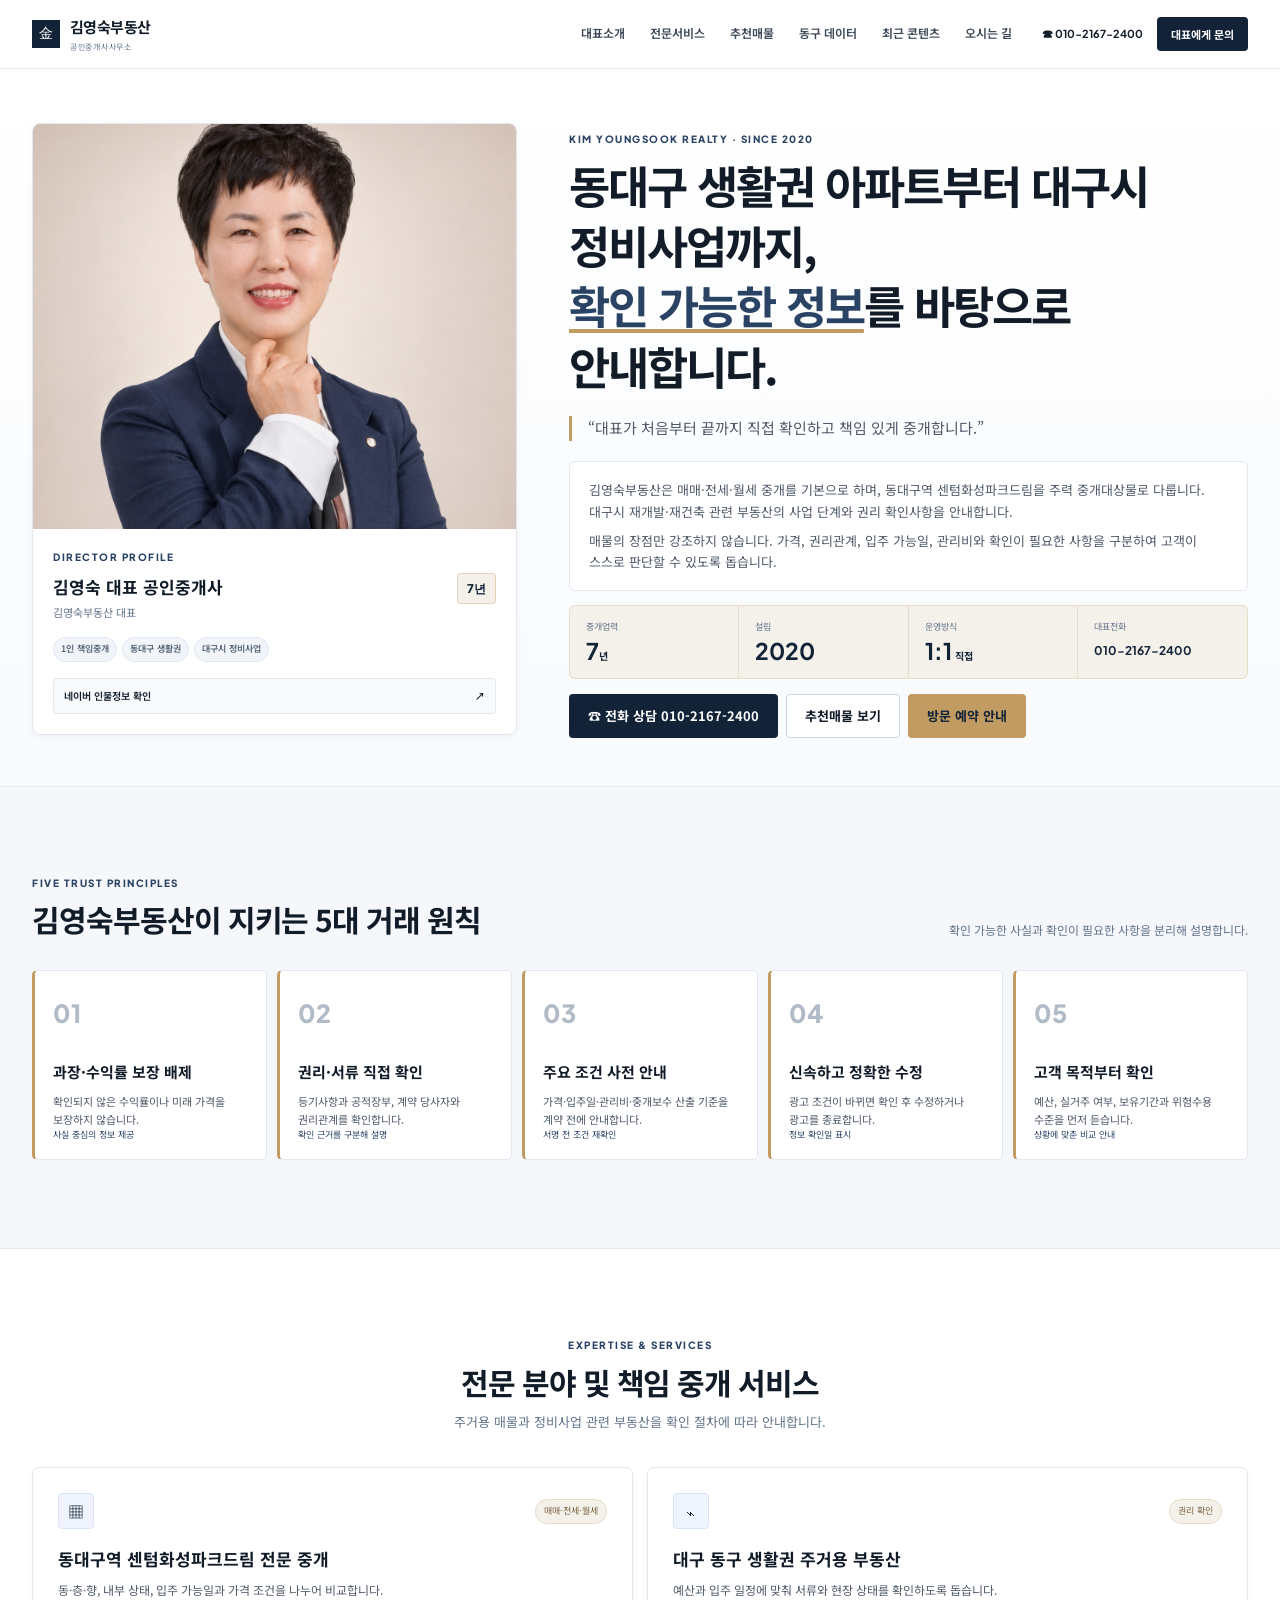
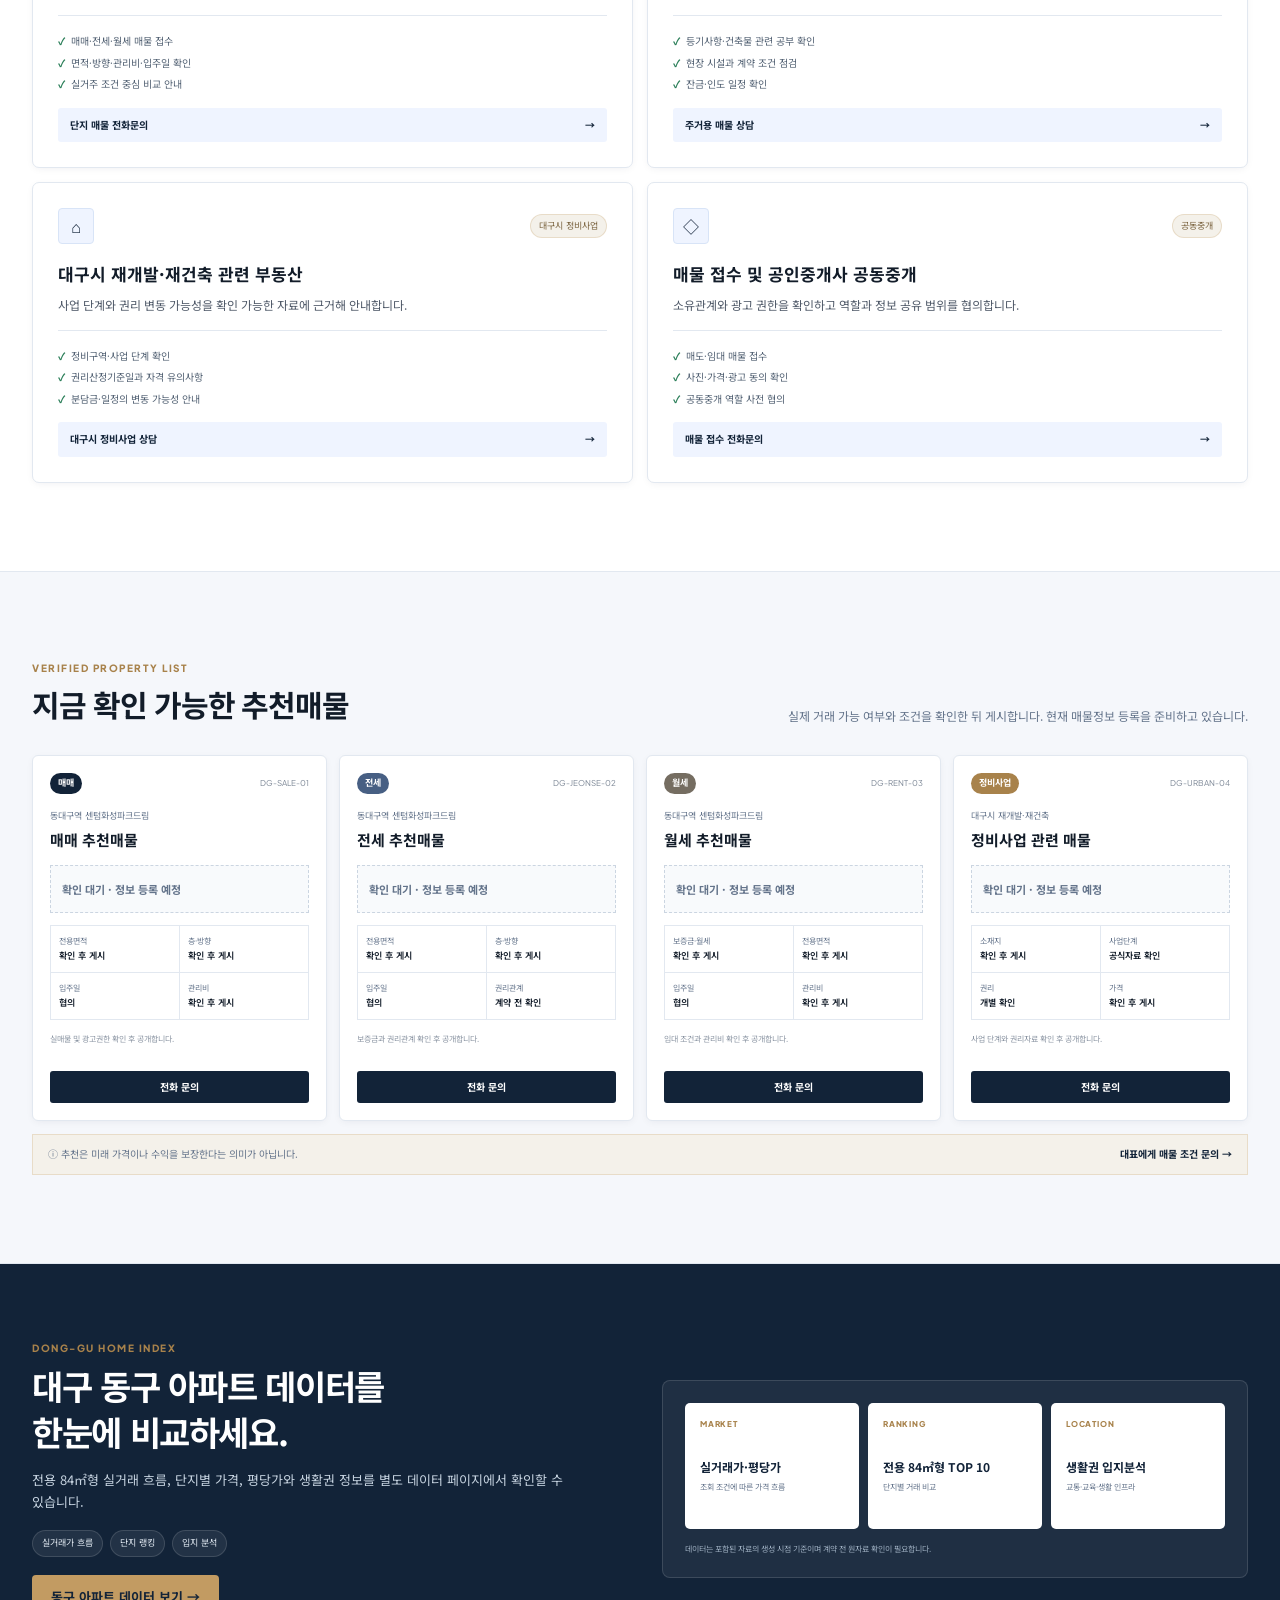
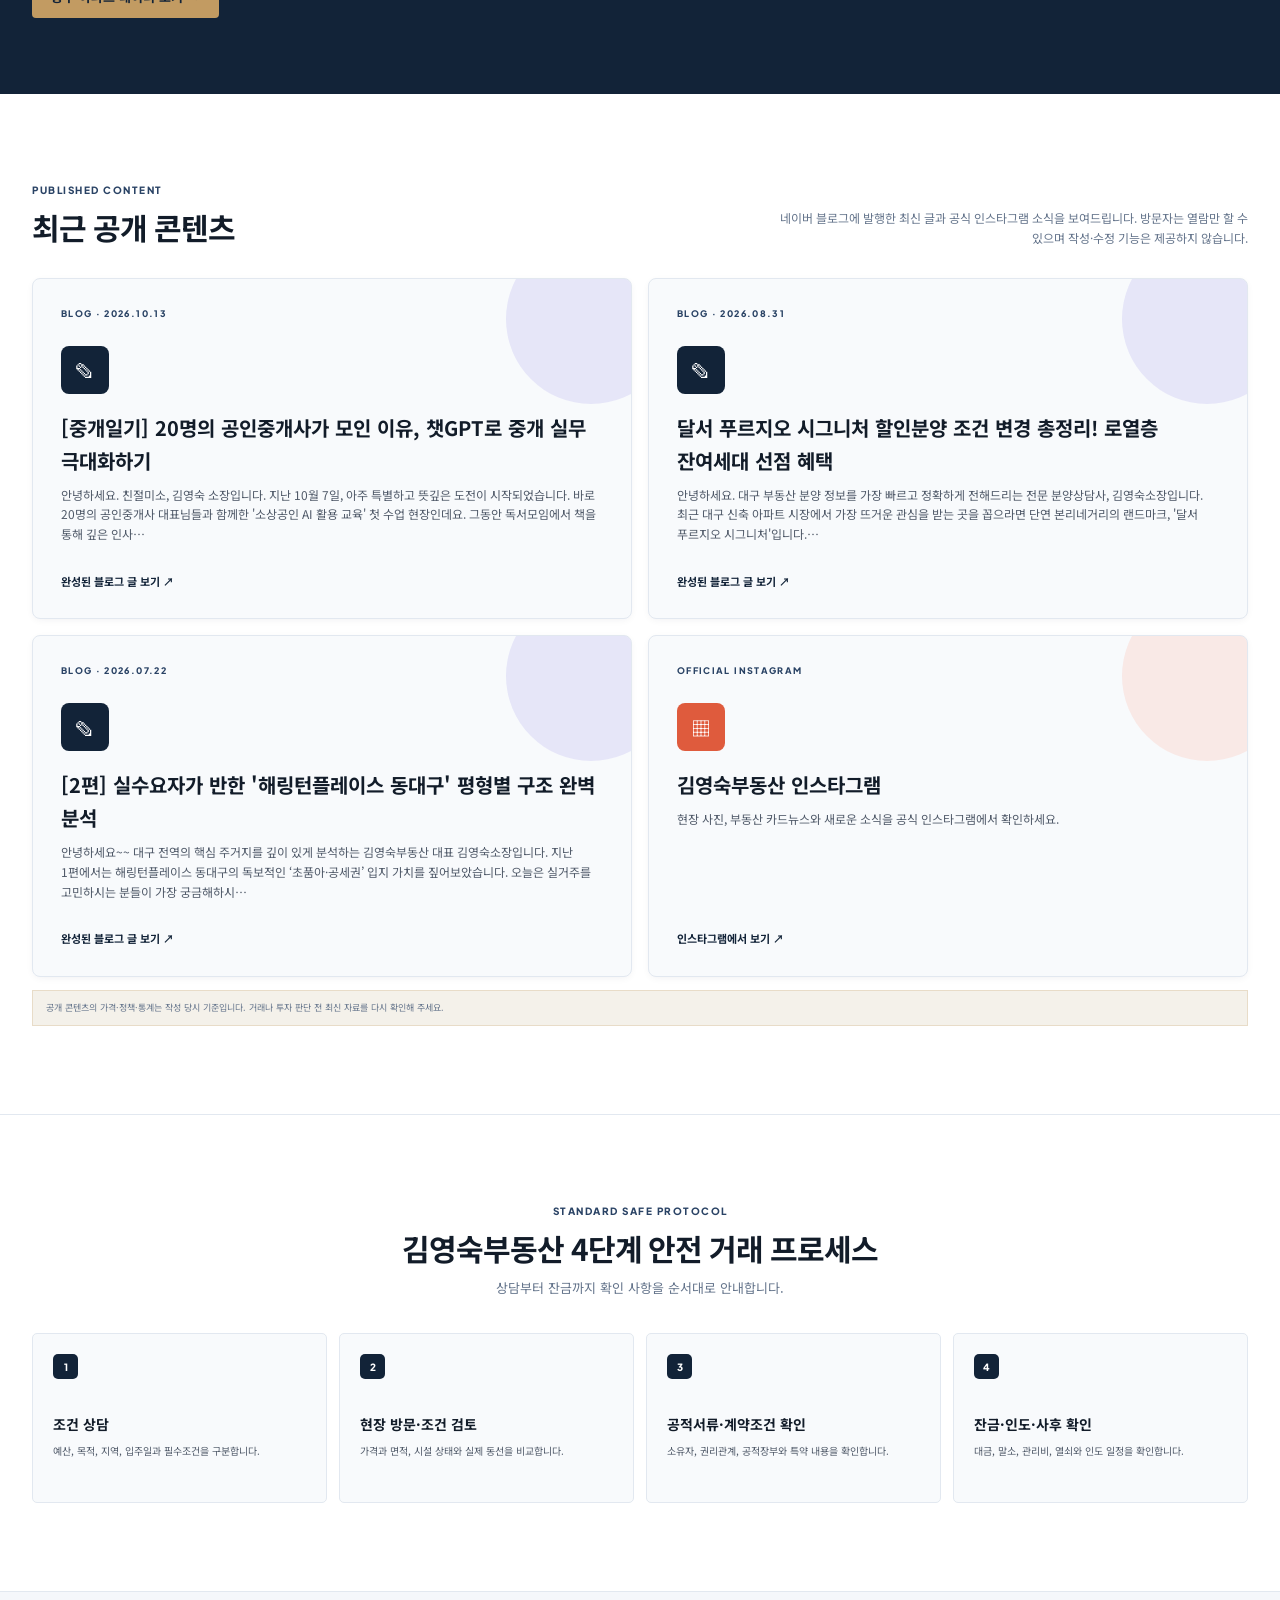
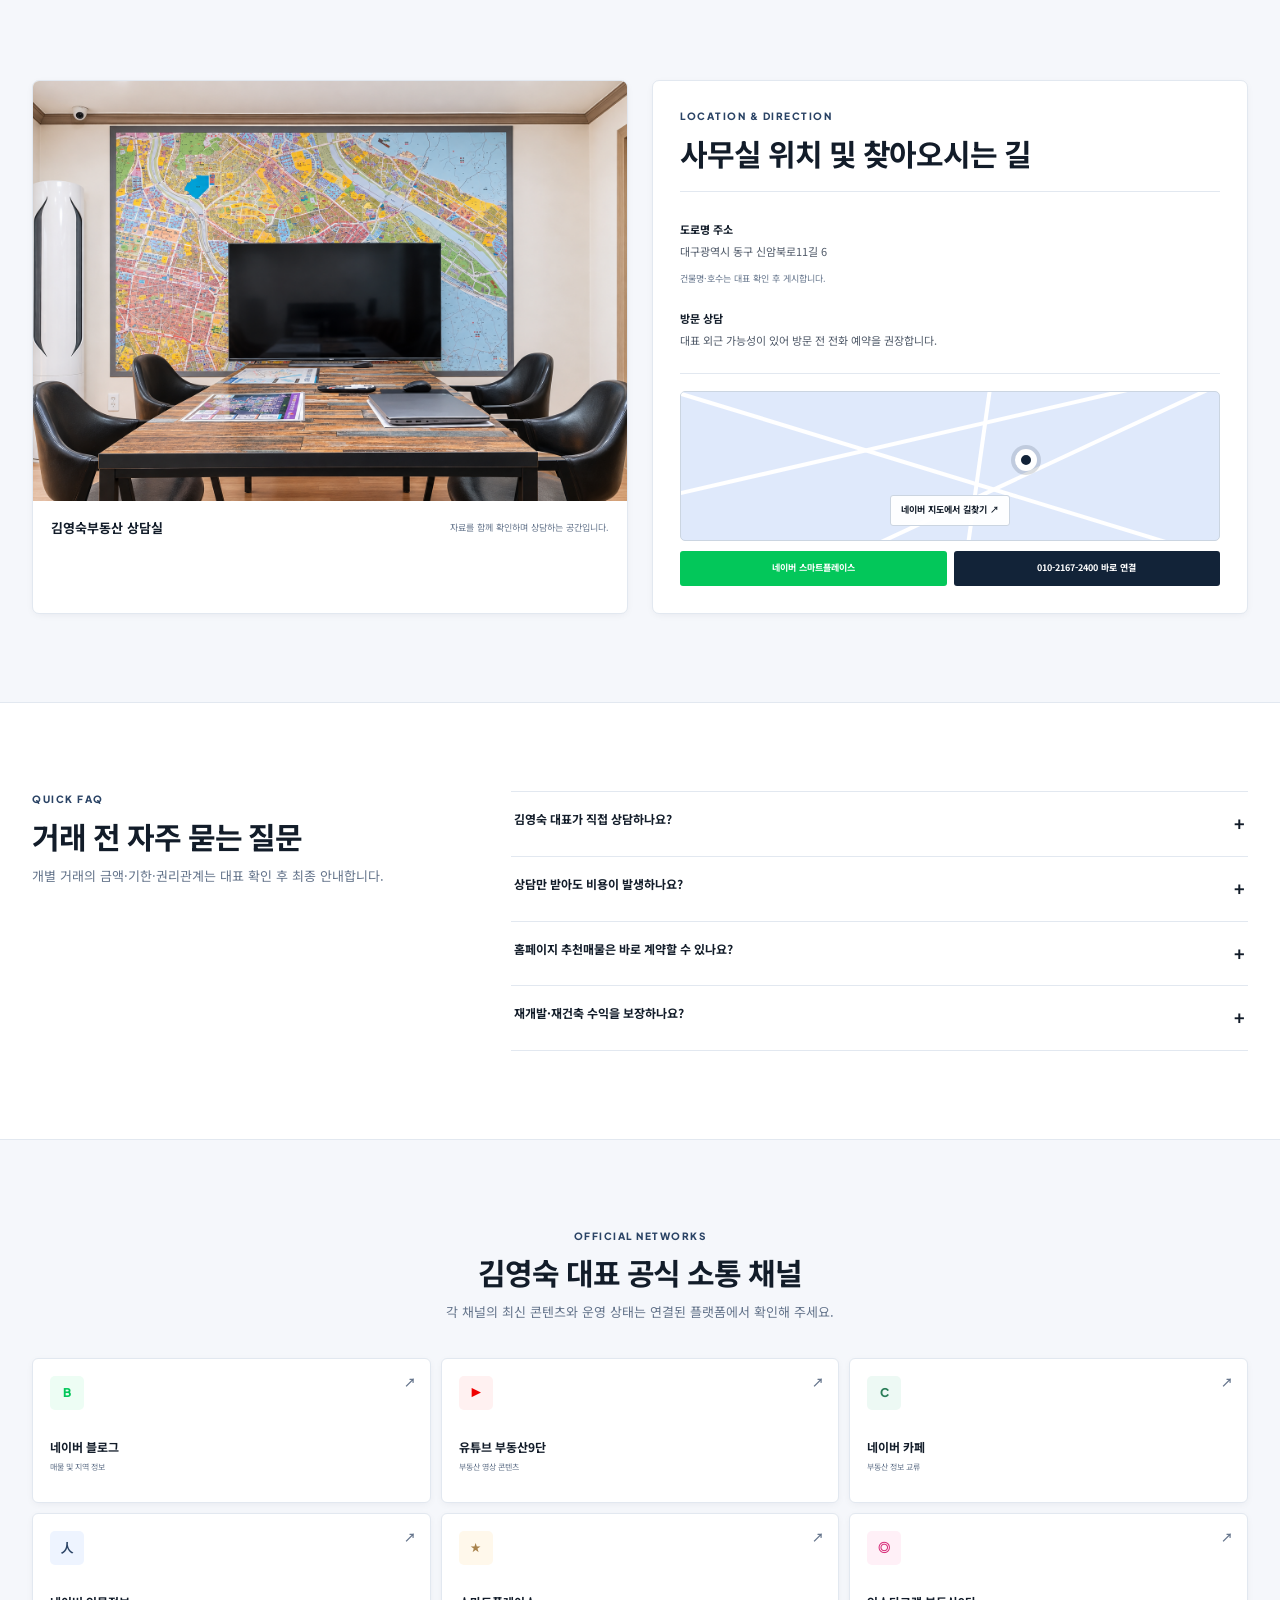
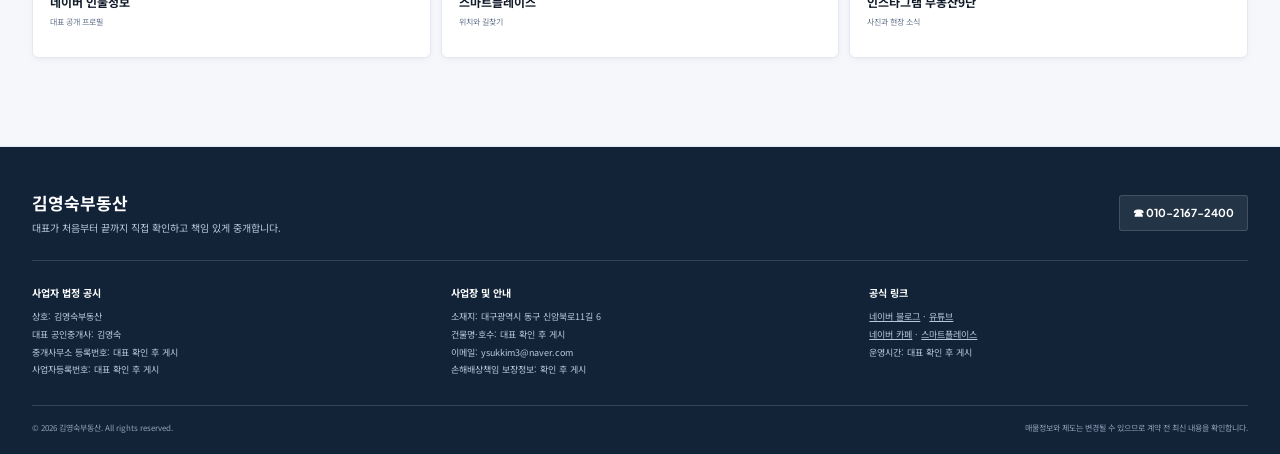
<file: index.html>
<!doctype html>
<html lang="ko">
<head>
  <meta charset="utf-8">
  <meta name="viewport" content="width=device-width,initial-scale=1">
  <meta name="theme-color" content="#122338">
  <meta name="description" content="동대구역 센텀화성파크드림 매매·전세·월세와 대구시 재개발·재건축 관련 부동산을 안내하는 김영숙부동산입니다.">
  <link rel="canonical" href="https://kim-youngsook-realty-2026.a01088860046.chatgpt.site">
  <meta property="og:type" content="website">
  <meta property="og:title" content="김영숙부동산 | 대표가 직접 확인하는 책임중개">
  <meta property="og:description" content="동대구 생활권 아파트부터 대구시 정비사업까지, 확인 가능한 정보를 바탕으로 안내합니다.">
  <meta property="og:url" content="https://kim-youngsook-realty-2026.a01088860046.chatgpt.site">
  <title>김영숙부동산 | 동대구·대구시 정비사업 책임중개</title>
  <link rel="preconnect" href="https://fonts.googleapis.com">
  <link rel="preconnect" href="https://fonts.gstatic.com" crossorigin>
  <link href="https://fonts.googleapis.com/css2?family=Noto+Sans+KR:wght@400;500;600;700;800&family=Plus+Jakarta+Sans:wght@600;700;800&display=swap" rel="stylesheet">
  <link rel="stylesheet" href="assets/styles.css">
</head>
<body>
  <a class="skip" href="#main">본문 바로가기</a>
  <header class="header">
    <div class="header-inner">
      <a class="brand" href="#top" aria-label="김영숙부동산 홈"><span class="brand-symbol">金</span><span class="brand-name"><strong>김영숙부동산</strong><small>공인중개사사무소</small></span></a>
      <button class="menu-toggle" type="button" aria-expanded="false" aria-controls="navigation"><i></i><i></i><i></i><span class="visually-hidden">메뉴 열기</span></button>
      <nav id="navigation" class="nav" aria-label="주요 메뉴"><a href="#representative">대표소개</a><a href="#services">전문서비스</a><a href="#listings">추천매물</a><a href="donggu-data/">동구 데이터</a><a href="#content">최근 콘텐츠</a><a href="#location">오시는 길</a></nav>
      <div class="header-actions"><a class="header-phone" href="tel:01021672400"><span aria-hidden="true">☎</span> 010-2167-2400</a><a class="button button-dark button-small" href="tel:01021672400">대표에게 문의</a></div>
    </div>
  </header>
  <main id="main">
    <section class="hero" id="top">
      <div class="container hero-grid">
        <aside class="profile-card reveal" id="representative">
          <div class="profile-photo"><img src="assets/kim-youngsook-profile-v1.png" alt="김영숙부동산 김영숙 대표 공인중개사" width="1024" height="1280"></div>
          <div class="profile-info"><p class="kicker">DIRECTOR PROFILE</p><div class="profile-title"><div><strong>김영숙 대표 공인중개사</strong><span>김영숙부동산 대표</span></div><em>7년</em></div><div class="tag-row"><span>1인 책임중개</span><span>동대구 생활권</span><span>대구시 정비사업</span></div><a class="profile-link" href="https://search.naver.com/search.naver?where=m&sm=mtb_etc&mra=bjky&pkid=1&os=33979946&qvt=0&query=%EA%B9%80%EC%98%81%EC%88%99" target="_blank" rel="noopener">네이버 인물정보 확인 <b>↗</b></a></div>
        </aside>
        <div class="hero-content reveal">
          <p class="eyebrow">KIM YOUNGSOOK REALTY · SINCE 2020</p>
          <h1>동대구 생활권 아파트부터 대구시 정비사업까지,<br><u>확인 가능한 정보</u>를 바탕으로 안내합니다.</h1>
          <blockquote>“대표가 처음부터 끝까지 직접 확인하고 책임 있게 중개합니다.”</blockquote>
          <div class="hero-intro"><p>김영숙부동산은 매매·전세·월세 중개를 기본으로 하며, 동대구역 센텀화성파크드림을 주력 중개대상물로 다룹니다. 대구시 재개발·재건축 관련 부동산의 사업 단계와 권리 확인사항을 안내합니다.</p><p>매물의 장점만 강조하지 않습니다. 가격, 권리관계, 입주 가능일, 관리비와 확인이 필요한 사항을 구분하여 고객이 스스로 판단할 수 있도록 돕습니다.</p></div>
          <div class="metric-row" aria-label="회사 주요 정보"><div><span>중개업력</span><strong>7<small>년</small></strong></div><div><span>설립</span><strong>2020</strong></div><div><span>운영방식</span><strong>1:1<small> 직접</small></strong></div><div><span>대표전화</span><strong class="metric-phone">010-2167-2400</strong></div></div>
          <div class="hero-actions"><a class="button button-dark" href="tel:01021672400">☎ 전화 상담 010-2167-2400</a><a class="button button-outline" href="#listings">추천매물 보기</a><a class="button button-gold" href="#location">방문 예약 안내</a></div>
        </div>
      </div>
    </section>
    <section class="section principles" id="principles">
      <div class="container"><div class="section-head reveal"><div><p class="eyebrow">FIVE TRUST PRINCIPLES</p><h2>김영숙부동산이 지키는 5대 거래 원칙</h2></div><p>확인 가능한 사실과 확인이 필요한 사항을 분리해 설명합니다.</p></div>
        <div class="principle-grid">
          <article class="principle-card reveal"><span>01</span><h3>과장·수익률 보장 배제</h3><p>확인되지 않은 수익률이나 미래 가격을 보장하지 않습니다.</p><small>사실 중심의 정보 제공</small></article>
          <article class="principle-card reveal"><span>02</span><h3>권리·서류 직접 확인</h3><p>등기사항과 공적장부, 계약 당사자와 권리관계를 확인합니다.</p><small>확인 근거를 구분해 설명</small></article>
          <article class="principle-card reveal"><span>03</span><h3>주요 조건 사전 안내</h3><p>가격·입주일·관리비·중개보수 산출 기준을 계약 전에 안내합니다.</p><small>서명 전 조건 재확인</small></article>
          <article class="principle-card reveal"><span>04</span><h3>신속하고 정확한 수정</h3><p>광고 조건이 바뀌면 확인 후 수정하거나 광고를 종료합니다.</p><small>정보 확인일 표시</small></article>
          <article class="principle-card reveal"><span>05</span><h3>고객 목적부터 확인</h3><p>예산, 실거주 여부, 보유기간과 위험수용 수준을 먼저 듣습니다.</p><small>상황에 맞춘 비교 안내</small></article>
        </div>
      </div>
    </section>
    <section class="section services" id="services">
      <div class="container"><div class="section-title center reveal"><p class="eyebrow">EXPERTISE & SERVICES</p><h2>전문 분야 및 책임 중개 서비스</h2><p>주거용 매물과 정비사업 관련 부동산을 확인 절차에 따라 안내합니다.</p></div>
        <div class="service-grid">
          <article class="service-card reveal"><div class="service-top"><span class="icon-box">▦</span><em>매매·전세·월세</em></div><h3>동대구역 센텀화성파크드림 전문 중개</h3><p>동·층·향, 내부 상태, 입주 가능일과 가격 조건을 나누어 비교합니다.</p><ul><li>매매·전세·월세 매물 접수</li><li>면적·방향·관리비·입주일 확인</li><li>실거주 조건 중심 비교 안내</li></ul><a href="tel:01021672400">단지 매물 전화문의 <b>→</b></a></article>
          <article class="service-card reveal"><div class="service-top"><span class="icon-box">⌁</span><em>권리 확인</em></div><h3>대구 동구 생활권 주거용 부동산</h3><p>예산과 입주 일정에 맞춰 서류와 현장 상태를 확인하도록 돕습니다.</p><ul><li>등기사항·건축물 관련 공부 확인</li><li>현장 시설과 계약 조건 점검</li><li>잔금·인도 일정 확인</li></ul><a href="tel:01021672400">주거용 매물 상담 <b>→</b></a></article>
          <article class="service-card reveal"><div class="service-top"><span class="icon-box">⌂</span><em>대구시 정비사업</em></div><h3>대구시 재개발·재건축 관련 부동산</h3><p>사업 단계와 권리 변동 가능성을 확인 가능한 자료에 근거해 안내합니다.</p><ul><li>정비구역·사업 단계 확인</li><li>권리산정기준일과 자격 유의사항</li><li>분담금·일정의 변동 가능성 안내</li></ul><a href="tel:01021672400">대구시 정비사업 상담 <b>→</b></a></article>
          <article class="service-card reveal"><div class="service-top"><span class="icon-box">◇</span><em>공동중개</em></div><h3>매물 접수 및 공인중개사 공동중개</h3><p>소유관계와 광고 권한을 확인하고 역할과 정보 공유 범위를 협의합니다.</p><ul><li>매도·임대 매물 접수</li><li>사진·가격·광고 동의 확인</li><li>공동중개 역할 사전 협의</li></ul><a href="tel:01021672400">매물 접수 전화문의 <b>→</b></a></article>
        </div>
      </div>
    </section>
    <section class="section listings" id="listings">
      <div class="container"><div class="section-head reveal"><div><p class="eyebrow gold">VERIFIED PROPERTY LIST</p><h2>지금 확인 가능한 추천매물</h2></div><p>실제 거래 가능 여부와 조건을 확인한 뒤 게시합니다. 현재 매물정보 등록을 준비하고 있습니다.</p></div>
        <div class="listing-grid">
          <article class="listing-card reveal"><div class="listing-head"><span class="badge navy">매매</span><code>DG-SALE-01</code></div><p class="listing-location">동대구역 센텀화성파크드림</p><h3>매매 추천매물</h3><strong class="pending">확인 대기 · 정보 등록 예정</strong><dl><div><dt>전용면적</dt><dd>확인 후 게시</dd></div><div><dt>층·방향</dt><dd>확인 후 게시</dd></div><div><dt>입주일</dt><dd>협의</dd></div><div><dt>관리비</dt><dd>확인 후 게시</dd></div></dl><small>실매물 및 광고권한 확인 후 공개합니다.</small><a href="tel:01021672400">전화 문의</a></article>
          <article class="listing-card reveal"><div class="listing-head"><span class="badge slate">전세</span><code>DG-JEONSE-02</code></div><p class="listing-location">동대구역 센텀화성파크드림</p><h3>전세 추천매물</h3><strong class="pending">확인 대기 · 정보 등록 예정</strong><dl><div><dt>전용면적</dt><dd>확인 후 게시</dd></div><div><dt>층·방향</dt><dd>확인 후 게시</dd></div><div><dt>입주일</dt><dd>협의</dd></div><div><dt>권리관계</dt><dd>계약 전 확인</dd></div></dl><small>보증금과 권리관계 확인 후 공개합니다.</small><a href="tel:01021672400">전화 문의</a></article>
          <article class="listing-card reveal"><div class="listing-head"><span class="badge stone">월세</span><code>DG-RENT-03</code></div><p class="listing-location">동대구역 센텀화성파크드림</p><h3>월세 추천매물</h3><strong class="pending">확인 대기 · 정보 등록 예정</strong><dl><div><dt>보증금·월세</dt><dd>확인 후 게시</dd></div><div><dt>전용면적</dt><dd>확인 후 게시</dd></div><div><dt>입주일</dt><dd>협의</dd></div><div><dt>관리비</dt><dd>확인 후 게시</dd></div></dl><small>임대 조건과 관리비 확인 후 공개합니다.</small><a href="tel:01021672400">전화 문의</a></article>
          <article class="listing-card reveal"><div class="listing-head"><span class="badge gold-badge">정비사업</span><code>DG-URBAN-04</code></div><p class="listing-location">대구시 재개발·재건축</p><h3>정비사업 관련 매물</h3><strong class="pending">확인 대기 · 정보 등록 예정</strong><dl><div><dt>소재지</dt><dd>확인 후 게시</dd></div><div><dt>사업단계</dt><dd>공식자료 확인</dd></div><div><dt>권리</dt><dd>개별 확인</dd></div><div><dt>가격</dt><dd>확인 후 게시</dd></div></dl><small>사업 단계와 권리자료 확인 후 공개합니다.</small><a href="tel:01021672400">전화 문의</a></article>
        </div><div class="notice-bar"><span>ⓘ 추천은 미래 가격이나 수익을 보장한다는 의미가 아닙니다.</span><a href="tel:01021672400">대표에게 매물 조건 문의 →</a></div>
      </div>
    </section>
    <section class="data-feature">
      <div class="container data-feature-grid">
        <div class="data-feature-copy reveal">
          <p class="eyebrow gold">DONG-GU HOME INDEX</p>
          <h2>대구 동구 아파트 데이터를<br>한눈에 비교하세요.</h2>
          <p>전용 84㎡형 실거래 흐름, 단지별 가격, 평당가와 생활권 정보를 별도 데이터 페이지에서 확인할 수 있습니다.</p>
          <div class="data-feature-tags"><span>실거래가 흐름</span><span>단지 랭킹</span><span>입지 분석</span></div>
          <a class="button button-gold" href="donggu-data/">동구 아파트 데이터 보기 →</a>
        </div>
        <div class="data-feature-panel reveal" aria-label="동구 아파트 데이터 주요 기능">
          <div><small>MARKET</small><strong>실거래가·평당가</strong><span>조회 조건에 따른 가격 흐름</span></div>
          <div><small>RANKING</small><strong>전용 84㎡형 TOP 10</strong><span>단지별 거래 비교</span></div>
          <div><small>LOCATION</small><strong>생활권 입지분석</strong><span>교통·교육·생활 인프라</span></div>
          <p>데이터는 포함된 자료의 생성 시점 기준이며 계약 전 원자료 확인이 필요합니다.</p>
        </div>
      </div>
    </section>
    <section class="section content-tools" id="content">
      <div class="container">
        <div class="section-head reveal"><div><p class="eyebrow">PUBLISHED CONTENT</p><h2>최근 공개 콘텐츠</h2></div><p>네이버 블로그에 발행한 최신 글과 공식 인스타그램 소식을 보여드립니다. 방문자는 열람만 할 수 있으며 작성·수정 기능은 제공하지 않습니다.</p></div>
        <div class="tool-grid">
          <a class="tool-card blog-tool reveal" data-blog-post href="https://blog.naver.com/ysukkim33/224440046540" target="_blank" rel="noopener noreferrer">
            <span class="tool-label">BLOG · 2026.10.13</span>
            <div class="tool-icon">✎</div>
            <h3>[중개일기] 20명의 공인중개사가 모인 이유</h3>
            <p>챗GPT로 중개 실무를 극대화하는 방법을 다룬 김영숙부동산의 공개 블로그 글입니다.</p>
            <strong>완성된 블로그 글 보기 ↗</strong>
          </a>
          <a class="tool-card blog-tool reveal" data-blog-post href="https://blog.naver.com/ysukkim33/224396381420" target="_blank" rel="noopener noreferrer">
            <span class="tool-label">BLOG · 2026.08.31</span>
            <div class="tool-icon">✎</div>
            <h3>달서 푸르지오 시그니처 할인분양 조건 변경 총정리</h3>
            <p>로열층 잔여세대와 분양 조건을 정리한 김영숙부동산의 공개 블로그 글입니다.</p>
            <strong>완성된 블로그 글 보기 ↗</strong>
          </a>
          <a class="tool-card blog-tool reveal" data-blog-post href="https://blog.naver.com/ysukkim33/224354484238" target="_blank" rel="noopener noreferrer">
            <span class="tool-label">BLOG · 2026.07.22</span>
            <div class="tool-icon">✎</div>
            <h3>해링턴플레이스 동대구 평형별 구조 분석</h3>
            <p>실수요자 관점에서 평형별 구조를 살펴본 김영숙부동산의 공개 블로그 글입니다.</p>
            <strong>완성된 블로그 글 보기 ↗</strong>
          </a>
          <a class="tool-card cardnews-tool reveal" href="https://www.instagram.com/budongsan9dan" target="_blank" rel="noopener noreferrer">
            <span class="tool-label">OFFICIAL INSTAGRAM</span>
            <div class="tool-icon">▦</div>
            <h3>김영숙부동산 인스타그램</h3>
            <p>현장 사진, 부동산 카드뉴스와 새로운 소식을 공식 인스타그램에서 확인하세요.</p>
            <strong>인스타그램에서 보기 ↗</strong>
          </a>
        </div>
        <p class="tool-note">공개 콘텐츠의 가격·정책·통계는 작성 당시 기준입니다. 거래나 투자 판단 전 최신 자료를 다시 확인해 주세요.</p>
      </div>
    </section>
    <section class="section process" id="process">
      <div class="container"><div class="section-title center reveal"><p class="eyebrow">STANDARD SAFE PROTOCOL</p><h2>김영숙부동산 4단계 안전 거래 프로세스</h2><p>상담부터 잔금까지 확인 사항을 순서대로 안내합니다.</p></div>
        <ol class="process-grid"><li class="reveal"><span>1</span><h3>조건 상담</h3><p>예산, 목적, 지역, 입주일과 필수조건을 구분합니다.</p></li><li class="reveal"><span>2</span><h3>현장 방문·조건 검토</h3><p>가격과 면적, 시설 상태와 실제 동선을 비교합니다.</p></li><li class="reveal"><span>3</span><h3>공적서류·계약조건 확인</h3><p>소유자, 권리관계, 공적장부와 특약 내용을 확인합니다.</p></li><li class="reveal"><span>4</span><h3>잔금·인도·사후 확인</h3><p>대금, 말소, 관리비, 열쇠와 인도 일정을 확인합니다.</p></li></ol>
      </div>
    </section>
    <section class="section location" id="location">
      <div class="container location-grid"><figure class="office-card reveal"><img src="assets/office-interior-v1.png" alt="김영숙부동산 상담실 내부와 대형 지역 지도" width="1536" height="1024"><figcaption><span>김영숙부동산 상담실</span><small>자료를 함께 확인하며 상담하는 공간입니다.</small></figcaption></figure>
        <article class="location-card reveal"><p class="eyebrow">LOCATION & DIRECTION</p><h2>사무실 위치 및 찾아오시는 길</h2><div class="address-list"><div><b>도로명 주소</b><p>대구광역시 동구 신암북로11길 6</p><small>건물명·호수는 대표 확인 후 게시합니다.</small></div><div><b>방문 상담</b><p>대표 외근 가능성이 있어 방문 전 전화 예약을 권장합니다.</p></div></div><div class="map-box"><div class="roads" aria-hidden="true"><i></i><i></i><i></i><i></i></div><span class="pin" aria-hidden="true"></span><a href="https://naver.me/Gubwcke5" target="_blank" rel="noopener">네이버 지도에서 길찾기 ↗</a></div><div class="location-actions"><a class="naver" href="https://naver.me/Gubwcke5" target="_blank" rel="noopener">네이버 스마트플레이스</a><a class="call" href="tel:01021672400">010-2167-2400 바로 연결</a></div></article>
      </div>
    </section>
    <section class="section faq" id="faq"><div class="container faq-grid"><div class="section-title reveal"><p class="eyebrow">QUICK FAQ</p><h2>거래 전 자주 묻는 질문</h2><p>개별 거래의 금액·기한·권리관계는 대표 확인 후 최종 안내합니다.</p></div><div class="faq-list reveal"><details><summary>김영숙 대표가 직접 상담하나요?<span>+</span></summary><p>네. 상담, 현장 안내, 조건 조율, 계약과 잔금 일정 확인을 대표가 직접 담당합니다.</p></details><details><summary>상담만 받아도 비용이 발생하나요?<span>+</span></summary><p>일반 전화·방문 상담과 매물 안내는 무료를 기본으로 합니다. 별도 서류 발급비 등이 예상되면 사전에 안내합니다.</p></details><details><summary>홈페이지 추천매물은 바로 계약할 수 있나요?<span>+</span></summary><p>광고만으로 계약 가능성이 보장되지는 않습니다. 문의 시 거래 가능 여부와 조건을 다시 확인합니다.</p></details><details><summary>재개발·재건축 수익을 보장하나요?<span>+</span></summary><p>보장하지 않습니다. 사업 지연, 분담금, 자격, 정책과 시장가격 변동 가능성을 함께 확인해야 합니다.</p></details></div></div></section>
    <section class="section channels"><div class="container"><div class="section-title center reveal"><p class="eyebrow">OFFICIAL NETWORKS</p><h2>김영숙 대표 공식 소통 채널</h2><p>각 채널의 최신 콘텐츠와 운영 상태는 연결된 플랫폼에서 확인해 주세요.</p></div><div class="channel-grid reveal"><a href="https://blog.naver.com/ysukkim33" target="_blank" rel="noopener"><span class="channel-icon green">B</span><strong>네이버 블로그</strong><small>매물 및 지역 정보</small><b>↗</b></a><a href="https://www.youtube.com/@%EB%B6%80%EB%8F%99%EC%82%B09%EB%8B%A8" target="_blank" rel="noopener"><span class="channel-icon red">▶</span><strong>유튜브 부동산9단</strong><small>부동산 영상 콘텐츠</small><b>↗</b></a><a href="https://cafe.naver.com/ysukkim33" target="_blank" rel="noopener"><span class="channel-icon mint">C</span><strong>네이버 카페</strong><small>부동산 정보 교류</small><b>↗</b></a><a href="https://search.naver.com/search.naver?where=m&sm=mtb_etc&mra=bjky&pkid=1&os=33979946&qvt=0&query=%EA%B9%80%EC%98%81%EC%88%99" target="_blank" rel="noopener"><span class="channel-icon blue">人</span><strong>네이버 인물정보</strong><small>대표 공개 프로필</small><b>↗</b></a><a href="https://naver.me/Gubwcke5" target="_blank" rel="noopener"><span class="channel-icon amber">★</span><strong>스마트플레이스</strong><small>위치와 길찾기</small><b>↗</b></a><a href="https://www.instagram.com/budongsan9dan" target="_blank" rel="noopener"><span class="channel-icon instagram">◎</span><strong>인스타그램 부동산9단</strong><small>사진과 현장 소식</small><b>↗</b></a></div></div></section>
  </main>
  <footer class="footer"><div class="container"><div class="footer-top"><div><strong>김영숙부동산</strong><p>대표가 처음부터 끝까지 직접 확인하고 책임 있게 중개합니다.</p></div><a href="tel:01021672400">☎ 010-2167-2400</a></div><div class="footer-grid"><div><h3>사업자 법정 공시</h3><p>상호: 김영숙부동산</p><p>대표 공인중개사: 김영숙</p><p>중개사무소 등록번호: 대표 확인 후 게시</p><p>사업자등록번호: 대표 확인 후 게시</p></div><div><h3>사업장 및 안내</h3><p>소재지: 대구광역시 동구 신암북로11길 6</p><p>건물명·호수: 대표 확인 후 게시</p><p>이메일: ysukkim3@naver.com</p><p>손해배상책임 보장정보: 확인 후 게시</p></div><div><h3>공식 링크</h3><p><a href="https://blog.naver.com/ysukkim33">네이버 블로그</a> · <a href="https://www.youtube.com/@%EB%B6%80%EB%8F%99%EC%82%B09%EB%8B%A8">유튜브</a></p><p><a href="https://cafe.naver.com/ysukkim33">네이버 카페</a> · <a href="https://naver.me/Gubwcke5">스마트플레이스</a></p><p>운영시간: 대표 확인 후 게시</p></div></div><div class="footer-bottom"><p>© 2026 김영숙부동산. All rights reserved.</p><p>매물정보와 제도는 변경될 수 있으므로 계약 전 최신 내용을 확인합니다.</p></div></div></footer>
  <div class="mobile-call"><a href="tel:01021672400"><span>대표에게 바로 전화</span><strong>010-2167-2400</strong></a></div>
  <script src="assets/script.js"></script>
</body>
</html>
</file>
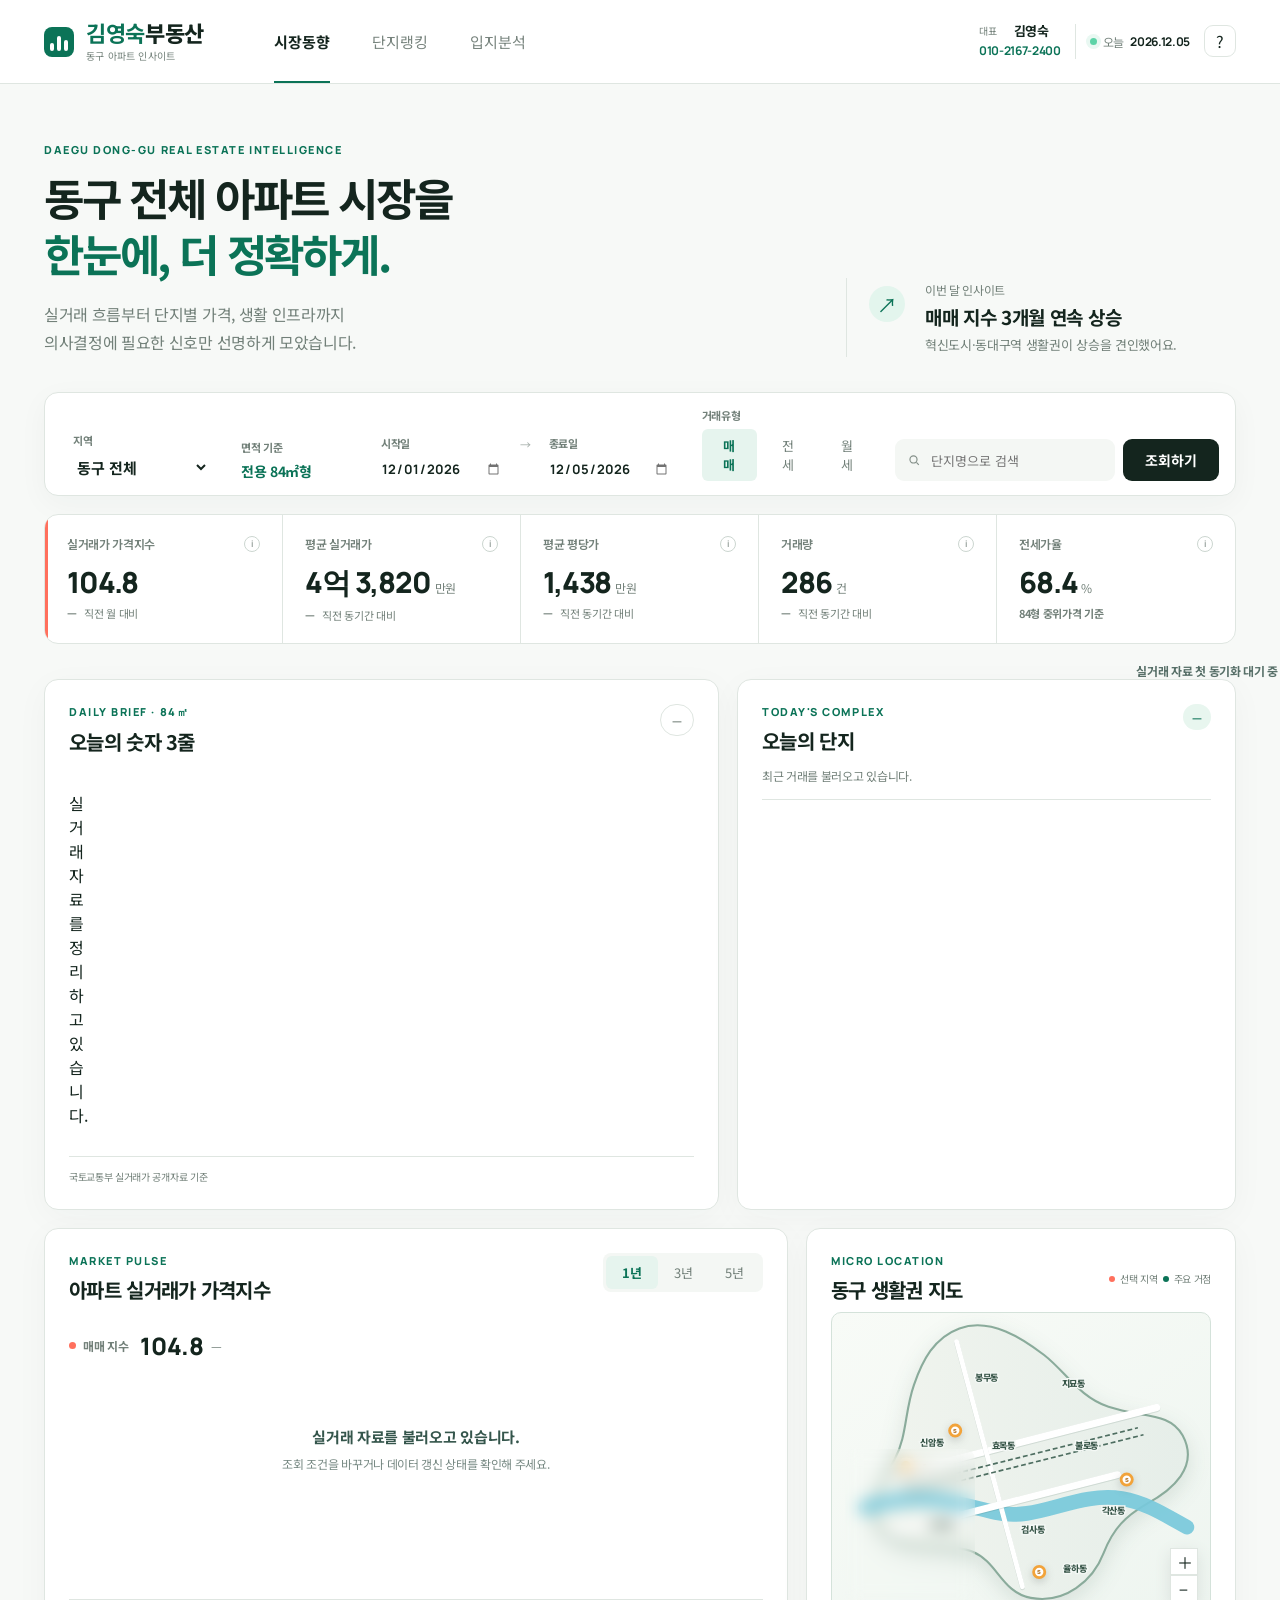
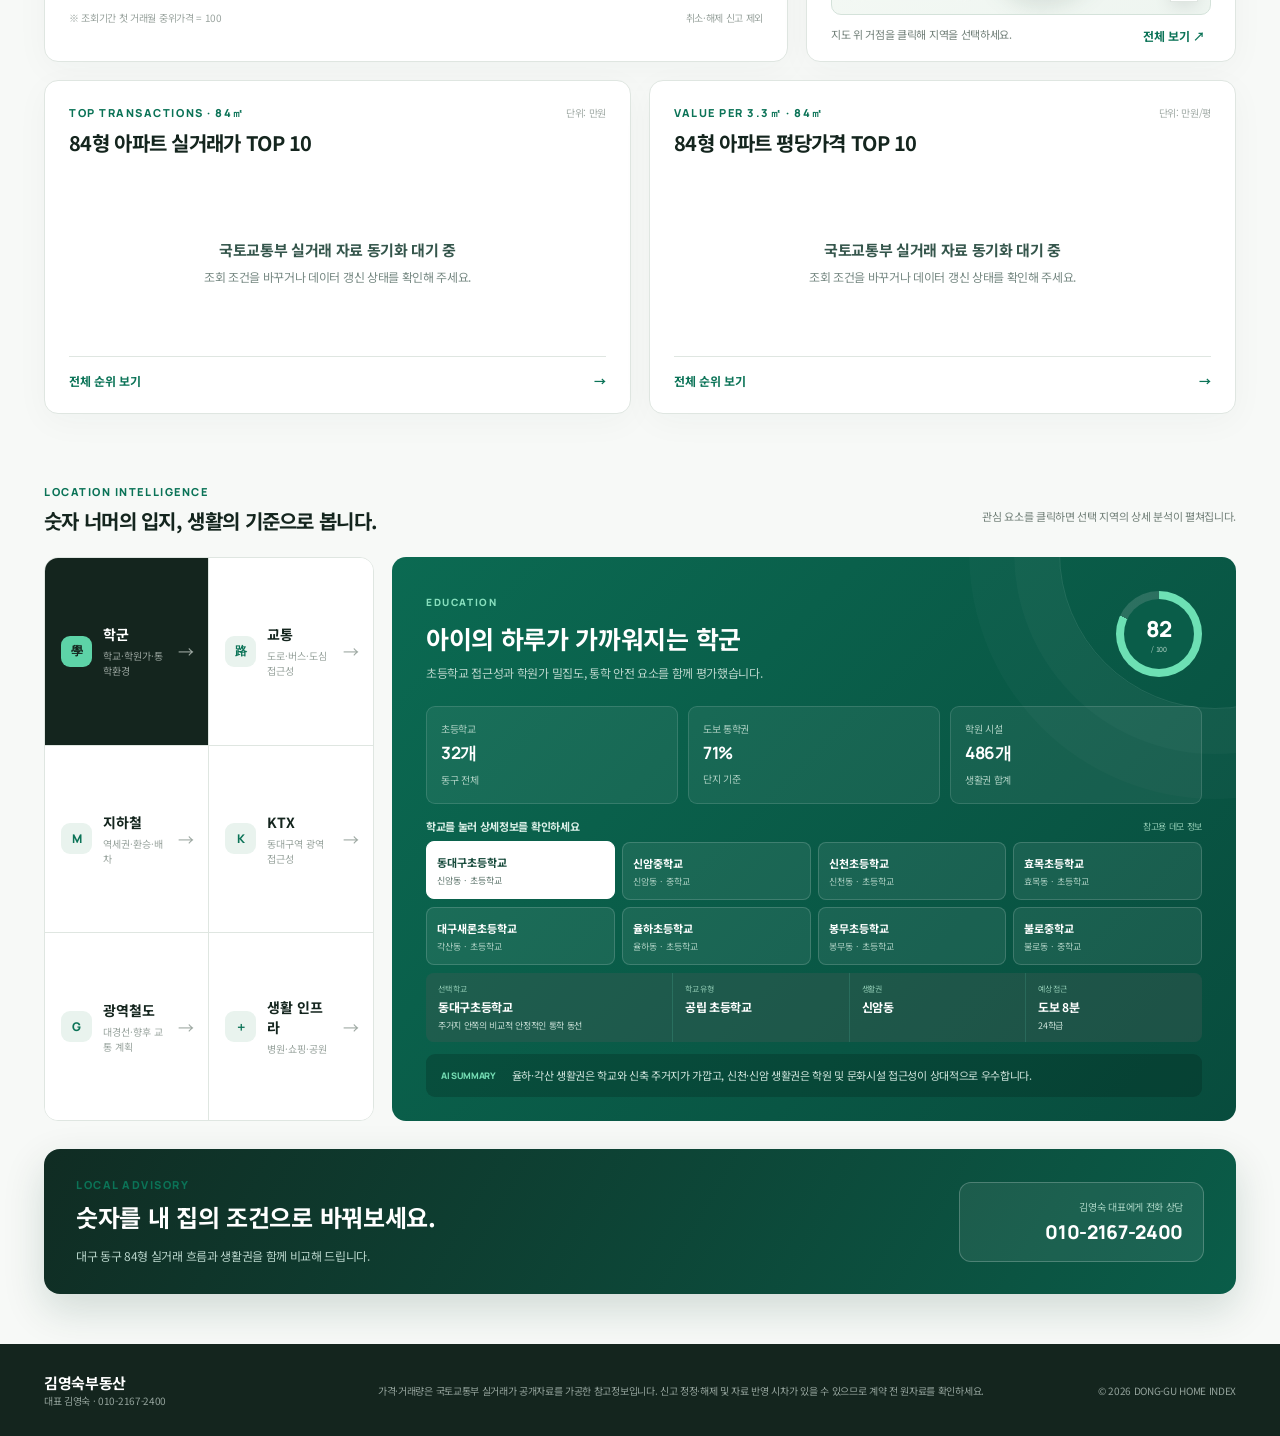
<file: donggu-data/index.html>
<!doctype html>
<html lang="ko">
<head>
  <meta charset="utf-8" />
  <meta name="viewport" content="width=device-width, initial-scale=1" />
  <meta name="description" content="대구 동구 아파트 실거래가, 평당가, 입지분석을 한눈에 보는 데이터 대시보드" />
  <title>김영숙부동산 | 대구 동구 아파트 데이터</title>
  <link rel="preconnect" href="https://fonts.googleapis.com">
  <link rel="preconnect" href="https://fonts.gstatic.com" crossorigin>
  <link href="https://fonts.googleapis.com/css2?family=Manrope:wght@500;600;700;800&family=Noto+Sans+KR:wght@400;500;600;700;800&display=swap" rel="stylesheet">
  <link rel="stylesheet" href="styles.css?v=20261029-2" />
</head>
<body>
  <div class="app-shell">
    <header class="topbar">
      <a class="brand" href="../" aria-label="김영숙부동산 홈페이지로 돌아가기">
        <span class="brand-mark" aria-hidden="true"><i></i><i></i><i></i></span>
        <span><strong><b>김영숙</b>부동산</strong><small>동구 아파트 인사이트</small></span>
      </a>
      <nav class="main-nav" aria-label="주요 메뉴">
        <button class="nav-link active" data-scroll="market">시장동향</button>
        <button class="nav-link" data-scroll="ranking">단지랭킹</button>
        <button class="nav-link" data-scroll="location">입지분석</button>
      </nav>
      <div class="top-actions">
        <div class="broker-profile">
          <span>대표</span><b>김영숙</b>
          <a href="tel:01021672400" aria-label="김영숙부동산 전화 010-2167-2400">010-2167-2400</a>
        </div>
        <span class="data-state"><i></i> 오늘 <b id="todayDate">—</b></span>
        <button class="icon-button" id="helpButton" aria-label="데이터 안내">?</button>
      </div>
    </header>

    <main id="top">
      <section class="hero-row">
        <div>
          <p class="eyebrow">DAEGU DONG-GU REAL ESTATE INTELLIGENCE</p>
          <h1><span id="heroRegion">동구 전체</span> 아파트 시장을<br><em>한눈에, 더 정확하게.</em></h1>
          <p class="hero-copy">실거래 흐름부터 단지별 가격, 생활 인프라까지<br>의사결정에 필요한 신호만 선명하게 모았습니다.</p>
        </div>
        <div class="quick-insight">
          <div class="spark-icon">↗</div>
          <p>이번 달 인사이트</p>
          <strong id="heroInsight">매매 지수 3개월 연속 상승</strong>
          <span id="heroInsightSub">혁신도시·동대구역 생활권이 상승을 견인했어요.</span>
        </div>
      </section>

      <section class="filter-bar" aria-label="조회 조건">
        <label class="filter-field">
          <span>지역</span>
          <select id="regionSelect">
            <option value="전체">동구 전체</option>
            <option>신천동</option><option>신암동</option><option>효목동</option>
            <option>봉무동</option><option>불로동</option><option>각산동</option>
            <option>율하동</option><option>지묘동</option><option>검사동</option>
          </select>
        </label>
        <div class="filter-field area-fixed" aria-label="면적 기준 전용 84제곱미터형">
          <span>면적 기준</span>
          <strong>전용 84㎡형</strong>
        </div>
        <label class="filter-field date-field">
          <span>시작일</span>
          <input type="date" id="startDate" aria-label="조회 시작일" />
        </label>
        <span class="date-separator" aria-hidden="true">→</span>
        <label class="filter-field date-field">
          <span>종료일</span>
          <input type="date" id="endDate" aria-label="조회 종료일" />
        </label>
        <div class="filter-field grow">
          <span>거래유형</span>
          <div class="segment-control" id="dealType">
            <button class="active" data-type="매매">매매</button>
            <button data-type="전세">전세</button>
            <button data-type="월세">월세</button>
          </div>
        </div>
        <label class="search-field">
          <span class="sr-only">아파트 검색</span>
          <svg viewBox="0 0 24 24" aria-hidden="true"><circle cx="11" cy="11" r="6"></circle><path d="m16 16 4 4"></path></svg>
          <input id="searchInput" placeholder="단지명으로 검색" />
        </label>
        <button class="primary-button" id="applyButton">조회하기</button>
      </section>

      <section class="metric-strip" id="market">
        <article class="metric active">
          <div><span>실거래가 가격지수</span><button class="mini-info" data-tip="기준 시점 대비 실거래 가격 흐름을 지수화한 값입니다.">i</button></div>
          <strong id="indexValue">104.8</strong>
          <p><b id="indexChange">—</b> 직전 월 대비</p>
        </article>
        <article class="metric">
          <div><span>평균 실거래가</span><button class="mini-info" data-tip="선택 조건의 전용면적 84㎡형 거래 평균입니다.">i</button></div>
          <strong id="avgPrice">4억 3,820</strong><small>만원</small>
          <p><b id="avgChange">—</b> 직전 동기간 대비</p>
        </article>
        <article class="metric">
          <div><span>평균 평당가</span><button class="mini-info" data-tip="실거래가를 계약면적 기준 3.3㎡로 환산한 참고 지표입니다.">i</button></div>
          <strong id="pyeongPrice">1,438</strong><small>만원</small>
          <p><b id="pyeongChange">—</b> 직전 동기간 대비</p>
        </article>
        <article class="metric">
          <div><span>거래량</span><button class="mini-info" data-tip="신고 취소 건을 제외한 선택 월의 거래 건수입니다.">i</button></div>
          <strong id="dealCount">286</strong><small>건</small>
          <p><b id="dealChange">—</b> 직전 동기간 대비</p>
        </article>
        <article class="metric">
          <div><span>전세가율</span><button class="mini-info" data-tip="매매가 대비 전세가 비율입니다.">i</button></div>
          <strong id="jeonseRate">68.4</strong><small>%</small>
          <p><b id="jeonseNote">84형 중위가격 기준</b></p>
        </article>
      </section>
      <p class="data-freshness" id="dataFreshness">국토교통부 실거래 자료를 확인하고 있습니다…</p>
      <p class="review-notice" id="reviewNotice" hidden></p>

      <section class="daily-grid" id="dailyBrief">
        <article class="card daily-summary-card">
          <div class="card-head"><div><p class="card-kicker">DAILY BRIEF · 84㎡</p><h2>오늘의 숫자 3줄</h2></div><span class="report-date" id="reportDate">—</span></div>
          <ol class="brief-list" id="briefList"><li>실거래 자료를 정리하고 있습니다.</li></ol>
          <p class="source-note" id="briefSource">국토교통부 실거래가 공개자료 기준</p>
        </article>
        <article class="card featured-complex-card">
          <div class="card-head"><div><p class="card-kicker">TODAY'S COMPLEX</p><h2 id="featuredComplexName">오늘의 단지</h2></div><span class="status-pill" id="featuredComplexCount">—</span></div>
          <p class="complex-meta" id="featuredComplexMeta">최근 거래를 불러오고 있습니다.</p>
          <div class="recent-table" id="recentDeals"></div>
        </article>
      </section>

      <section class="dashboard-grid main-grid">
        <article class="card trend-card">
          <div class="card-head">
            <div>
              <p class="card-kicker">MARKET PULSE</p>
              <h2>아파트 실거래가 가격지수</h2>
            </div>
            <div class="period-control" id="periodControl">
              <button class="active" data-period="1">1년</button><button data-period="3">3년</button><button data-period="5">5년</button>
            </div>
          </div>
          <div class="chart-summary"><span class="legend-dot coral"></span><b id="chartModeLabel">매매 지수</b><strong id="chartSummary">104.8</strong><span id="chartChange">—</span></div>
          <div class="line-chart" id="lineChart" aria-label="가격지수 추이 차트"></div>
          <div class="chart-foot"><span>※ 조회기간 첫 거래월 중위가격 = 100</span><span>취소·해제 신고 제외</span></div>
        </article>

        <article class="card map-card">
          <div class="card-head map-head">
            <div><p class="card-kicker">MICRO LOCATION</p><h2>동구 생활권 지도</h2></div>
            <div class="map-legend"><i></i> 선택 지역 <i></i> 주요 거점</div>
          </div>
          <div class="map-wrap">
            <svg class="donggu-map" viewBox="0 0 520 430" role="img" aria-label="대구 동구 주요 동과 생활 인프라 지도">
              <defs>
                <filter id="shadow"><feDropShadow dx="0" dy="8" stdDeviation="8" flood-opacity=".12"/></filter>
                <linearGradient id="land" x1="0" x2="1"><stop stop-color="#f0f4ee"/><stop offset="1" stop-color="#e6eee9"/></linearGradient>
              </defs>
              <path class="map-shape" d="M172 22c45-16 91 15 121 38 31 24 50 60 92 74 48 16 87 7 106 41 24 45-15 78-52 98-29 17-47 34-61 70-15 39-55 73-104 64-42-8-47-51-83-66-38-15-103 3-131-33-24-31 5-72 20-100 17-32 14-68 27-105 12-35 29-68 65-81Z" fill="url(#land)"/>
              <path class="river" d="M38 278c83-25 125-7 186 7 59 14 114-30 180-20 34 6 59 22 93 41"/>
              <path class="road road-1" d="M88 229 454 135"/><path class="road road-2" d="M168 41 262 391"/><path class="road road-3" d="m74 314 324-83"/>
              <g class="rail"><path d="M92 248 427 164"/><path d="m100 258 335-84"/></g>
              <g class="map-labels">
                <text x="194" y="97">봉무동</text><text x="318" y="105">지묘동</text><text x="116" y="190">신암동</text>
                <text x="218" y="194">효목동</text><text x="337" y="194">불로동</text><text x="129" y="307">신천동</text>
                <text x="260" y="314">검사동</text><text x="375" y="287">각산동</text><text x="320" y="370">율하동</text>
              </g>
              <g class="map-pins">
                <button class="map-pin hub" data-region="신천동" aria-label="동대구역"><circle cx="147" cy="266" r="13"/><path d="m142 265 5-5 5 5m-5-5v12"/><text x="165" y="271">동대구역</text></button>
                <button class="map-pin" data-region="각산동" aria-label="각산동"><circle cx="390" cy="260" r="9"/><text x="405" y="264">혁신도시</text></button>
                <button class="map-pin" data-region="율하동" aria-label="율하동"><circle cx="307" cy="345" r="9"/><text x="322" y="349">율하역</text></button>
                <button class="map-pin" data-region="봉무동" aria-label="봉무동"><circle cx="223" cy="77" r="9"/><text x="238" y="81">이시아폴리스</text></button>
              </g>
              <g class="school-map-pins" aria-label="주요 학교">
                <g class="school-map-pin" role="button" tabindex="0" data-school="동대구초등학교"><circle cx="123" cy="218" r="8"/><text x="123" y="221">S</text></g>
                <g class="school-map-pin" role="button" tabindex="0" data-school="신암중학교"><circle cx="166" cy="168" r="8"/><text x="166" y="171">S</text></g>
                <g class="school-map-pin" role="button" tabindex="0" data-school="대구새론초등학교"><circle cx="411" cy="238" r="8"/><text x="411" y="241">S</text></g>
                <g class="school-map-pin" role="button" tabindex="0" data-school="율하초등학교"><circle cx="286" cy="370" r="8"/><text x="286" y="373">S</text></g>
              </g>
            </svg>
            <div class="map-stats">
              <span>선택 생활권</span><b id="mapRegion">동구 전체</b>
              <div><em>교통</em><strong id="mapTransit">A</strong></div>
              <div><em>교육</em><strong id="mapSchool">B+</strong></div>
              <div><em>생활</em><strong id="mapLife">A−</strong></div>
            </div>
            <div class="map-zoom"><button aria-label="확대">＋</button><button aria-label="축소">−</button></div>
          </div>
          <div class="map-bottom"><span>지도 위 거점을 클릭해 지역을 선택하세요.</span><button id="resetMap">전체 보기 ↗</button></div>
        </article>
      </section>

      <section class="dashboard-grid rank-grid" id="ranking">
        <article class="card ranking-card">
          <div class="card-head">
            <div><p class="card-kicker">TOP TRANSACTIONS · 84㎡</p><h2>84형 아파트 실거래가 TOP 10</h2></div>
            <span class="unit">단위: 만원</span>
          </div>
          <div id="priceRanking" class="ranking-list"></div>
          <button class="text-button" data-expand="price">전체 순위 보기 <span>→</span></button>
        </article>
        <article class="card ranking-card">
          <div class="card-head">
            <div><p class="card-kicker">VALUE PER 3.3㎡ · 84㎡</p><h2>84형 아파트 평당가격 TOP 10</h2></div>
            <span class="unit">단위: 만원/평</span>
          </div>
          <div id="pyeongRanking" class="ranking-list"></div>
          <button class="text-button" data-expand="pyeong">전체 순위 보기 <span>→</span></button>
        </article>
      </section>

      <section class="location-section" id="location">
        <div class="section-title">
          <div><p class="card-kicker">LOCATION INTELLIGENCE</p><h2>숫자 너머의 입지, 생활의 기준으로 봅니다.</h2></div>
          <p>관심 요소를 클릭하면 선택 지역의 상세 분석이 펼쳐집니다.</p>
        </div>
        <div class="location-layout">
          <div class="location-menu" role="tablist" aria-label="입지 분석 항목">
            <button class="location-tab active" data-loc="school"><span class="loc-icon">學</span><span><b>학군</b><small>학교·학원가·통학환경</small></span><em>→</em></button>
            <button class="location-tab" data-loc="transit"><span class="loc-icon">路</span><span><b>교통</b><small>도로·버스·도심 접근성</small></span><em>→</em></button>
            <button class="location-tab" data-loc="subway"><span class="loc-icon">M</span><span><b>지하철</b><small>역세권·환승·배차</small></span><em>→</em></button>
            <button class="location-tab" data-loc="ktx"><span class="loc-icon">K</span><span><b>KTX</b><small>동대구역 광역 접근성</small></span><em>→</em></button>
            <button class="location-tab" data-loc="gtx"><span class="loc-icon">G</span><span><b>광역철도</b><small>대경선·향후 교통 계획</small></span><em>→</em></button>
            <button class="location-tab" data-loc="life"><span class="loc-icon">＋</span><span><b>생활 인프라</b><small>병원·쇼핑·공원</small></span><em>→</em></button>
          </div>
          <article class="location-detail" id="locationDetail">
            <div class="detail-top">
              <div><span class="detail-label" id="locLabel">EDUCATION</span><h3 id="locTitle">아이의 하루가 가까워지는 학군</h3><p id="locDesc">초등학교 접근성과 학원가 밀집도, 통학 안전 요소를 함께 평가했습니다.</p></div>
              <div class="score-ring" style="--score:82"><span><b id="locScore">82</b><small>/ 100</small></span></div>
            </div>
            <div class="detail-grid" id="locFacts"></div>
            <div class="school-explorer" id="schoolExplorer">
              <div class="school-explorer-head"><span>학교를 눌러 상세정보를 확인하세요</span><small>참고용 데모 정보</small></div>
              <div class="school-list" id="schoolList"></div>
              <div class="school-selected" id="schoolSelected"></div>
            </div>
            <div class="analyst-note"><span>AI SUMMARY</span><p id="locNote">율하·각산 생활권은 학교와 신축 주거지가 가깝고, 신천·신암 생활권은 학원 및 문화시설 접근성이 상대적으로 우수합니다.</p></div>
          </article>
        </div>
      </section>

      <section class="consult-strip">
        <div><p class="card-kicker">LOCAL ADVISORY</p><h2>숫자를 내 집의 조건으로 바꿔보세요.</h2><span>대구 동구 84형 실거래 흐름과 생활권을 함께 비교해 드립니다.</span></div>
        <a href="tel:01021672400"><small>김영숙 대표에게 전화 상담</small><b>010-2167-2400</b></a>
      </section>
    </main>

    <footer>
      <div><b>김영숙부동산</b><span>대표 김영숙 · 010-2167-2400</span></div>
      <p>가격·거래량은 국토교통부 실거래가 공개자료를 가공한 참고정보입니다. 신고 정정·해제 및 자료 반영 시차가 있을 수 있으므로 계약 전 원자료를 확인하세요.</p>
      <span>© 2026 DONG-GU HOME INDEX</span>
    </footer>
  </div>

  <div class="toast" id="toast" role="status"></div>
  <dialog id="infoDialog">
    <button class="dialog-close" aria-label="닫기">×</button>
    <span class="dialog-kicker">DATA NOTE</span>
    <h2>대시보드 데이터 안내</h2>
    <p>가격·거래량·순위는 <b>전용면적 84.00㎡ 이상 85.00㎡ 미만</b> 거래만 비교하며, 국토교통부 아파트 매매 및 전월세 실거래가 OpenAPI 자료를 사용합니다. 취소·해제 거래를 제외하고 이 페이지에 포함된 데이터 파일의 생성 시점까지 반영합니다.</p>
    <div class="dialog-box"><b>계산 기준</b><span>평당가는 거래금액을 전용면적 3.3㎡ 기준으로 환산합니다. 월세 순위는 월세액을 기준으로 하며 보증금은 함께 표시합니다.</span></div>
  </dialog>
  <script src="app.js?v=20261029-3"></script>
</body>
</html>
</file>
<file: assets/styles.css>
:root{--navy:#122338;--navy2:#2a4365;--gold:#c29b62;--gold2:#a8824b;--canvas:#f8fafc;--warm:#f4f1ea;--white:#fff;--ink:#121c29;--text:#505a69;--muted:#64748b;--line:#e2e8f0;--line2:#cbd5e1;--green:#2a7e58;--red:#c0392b;--shadow:0 2px 8px -2px rgba(18,35,56,.07);--shadow2:0 12px 28px -8px rgba(18,35,56,.14)}
*{box-sizing:border-box}html{scroll-behavior:smooth}body{margin:0;background:var(--canvas);color:var(--ink);font-family:"Noto Sans KR",sans-serif;line-height:1.65;word-break:keep-all}a{color:inherit;text-decoration:none}img{display:block;max-width:100%}button{font:inherit}.container{width:min(1240px,calc(100% - 64px));margin:auto}.visually-hidden{position:absolute;width:1px;height:1px;overflow:hidden;clip:rect(0 0 0 0);white-space:nowrap}.skip{position:fixed;z-index:1000;left:16px;top:-60px;padding:10px 15px;background:var(--navy);color:#fff}.skip:focus{top:10px}
.header{position:sticky;z-index:50;top:0;background:rgba(255,255,255,.93);border-bottom:1px solid var(--line);backdrop-filter:blur(12px)}.header-inner{width:min(1240px,calc(100% - 64px));height:68px;margin:auto;display:flex;align-items:center;gap:30px}.brand{display:flex;align-items:center;gap:10px;margin-right:auto}.brand-symbol{width:28px;height:28px;display:grid;place-items:center;background:var(--navy);color:#fff;font-family:serif;font-size:14px}.brand-name strong,.brand-name small{display:block}.brand-name strong{font-size:15px;letter-spacing:-.04em}.brand-name small{color:var(--muted);font-size:8px;letter-spacing:.09em}.nav{display:flex;align-items:center;gap:25px;font-size:12px;font-weight:600;color:#3b4655}.nav a{padding:24px 0;border-bottom:2px solid transparent}.nav a:hover{color:var(--navy);border-color:var(--gold)}.header-actions{display:flex;align-items:center;gap:14px}.header-phone{font-family:"Plus Jakarta Sans",sans-serif;font-size:11px;font-weight:700}.button{min-height:42px;padding:10px 18px;display:inline-flex;align-items:center;justify-content:center;gap:7px;border:1px solid transparent;border-radius:4px;font-size:13px;font-weight:700;transition:.2s ease}.button-dark{background:var(--navy);color:#fff}.button-dark:hover{background:var(--navy2)}.button-outline{border-color:var(--line2);background:#fff}.button-outline:hover{border-color:var(--navy)}.button-gold{background:var(--gold);color:var(--navy)}.button-gold:hover{background:var(--gold2);color:#fff}.button-small{min-height:34px;padding:7px 13px;font-size:11px}.menu-toggle{display:none;width:40px;height:40px;padding:9px;border:0;background:none}.menu-toggle i{display:block;width:20px;height:2px;margin:4px auto;background:var(--navy)}
.hero{padding:54px 0 48px;background:linear-gradient(180deg,#fff 0%,var(--canvas) 100%);border-bottom:1px solid var(--line)}.hero-grid{display:grid;grid-template-columns:5fr 7fr;gap:52px;align-items:start}.profile-card{overflow:hidden;background:var(--white);border:1px solid var(--line);border-radius:8px;box-shadow:var(--shadow)}.profile-photo{height:405px;overflow:hidden;background:var(--warm)}.profile-photo img{width:100%;height:100%;object-fit:cover;object-position:center 16%}.profile-info{padding:20px}.kicker,.eyebrow{margin:0 0 7px;color:var(--navy2);font-family:"Plus Jakarta Sans",sans-serif;font-size:10px;font-weight:800;letter-spacing:.15em}.profile-title{display:flex;align-items:start;justify-content:space-between;gap:15px}.profile-title strong,.profile-title span{display:block}.profile-title strong{font-size:17px}.profile-title span{margin-top:2px;color:var(--muted);font-size:11px}.profile-title em{padding:5px 9px;color:var(--navy);background:var(--warm);border:1px solid rgba(194,155,98,.35);border-radius:4px;font-family:"Plus Jakarta Sans";font-style:normal;font-size:12px;font-weight:800}.tag-row{display:flex;flex-wrap:wrap;gap:5px;margin:16px 0}.tag-row span{padding:4px 7px;color:#536174;background:#f1f5f9;border:1px solid var(--line);border-radius:999px;font-size:9px;font-weight:600}.profile-link{display:flex;justify-content:space-between;padding:9px 10px;background:var(--canvas);border:1px solid var(--line);border-radius:4px;font-size:10px;font-weight:600}.hero-content{padding-top:8px}.hero-content h1{max-width:780px;margin:0;color:var(--ink);font-size:clamp(34px,3.5vw,49px);line-height:1.35;letter-spacing:-.045em}.hero-content h1 u{color:var(--navy2);text-decoration-color:var(--gold);text-decoration-thickness:4px;text-underline-offset:5px}.hero blockquote{margin:20px 0;padding-left:16px;color:var(--text);border-left:3px solid var(--gold);font-size:15px}.hero-intro{padding:17px 19px;background:#fff;border:1px solid var(--line);border-radius:6px;color:var(--text);font-size:13px}.hero-intro p{margin:0}.hero-intro p+p{margin-top:8px}.metric-row{margin-top:14px;display:grid;grid-template-columns:repeat(4,1fr);background:var(--warm);border:1px solid rgba(194,155,98,.25);border-radius:6px}.metric-row>div{padding:14px 16px;border-right:1px solid rgba(194,155,98,.24)}.metric-row>div:last-child{border:0}.metric-row span,.metric-row strong{display:block}.metric-row span{color:var(--muted);font-size:9px}.metric-row strong{margin-top:2px;color:var(--navy);font-family:"Plus Jakarta Sans";font-size:23px;line-height:1.2}.metric-row strong small{font-family:"Noto Sans KR";font-size:10px}.metric-row .metric-phone{padding-top:7px;font-size:12px}.hero-actions{display:flex;flex-wrap:wrap;gap:8px;margin-top:15px}
.section{padding:88px 0;border-bottom:1px solid var(--line)}.section-head{display:flex;justify-content:space-between;align-items:end;gap:30px;margin-bottom:30px}.section-head h2,.section-title h2,.location-card h2{margin:0;font-size:30px;line-height:1.4;letter-spacing:-.035em}.section-head>p{max-width:480px;margin:0;color:var(--muted);font-size:12px;text-align:right}.section-title>p:not(.eyebrow){margin:8px 0 0;color:var(--muted);font-size:13px}.section-title.center{text-align:center;margin-bottom:35px}.gold{color:var(--gold2)}
.principles{background:#f5f7fb}.principle-grid{display:grid;grid-template-columns:repeat(5,1fr);gap:10px}.principle-card{position:relative;min-height:190px;padding:22px 18px;background:#fff;border:1px solid var(--line);border-left:3px solid var(--gold);border-radius:5px}.principle-card>span{color:#b1bbc8;font-family:"Plus Jakarta Sans";font-size:25px;font-weight:800}.principle-card h3{margin:25px 0 8px;font-size:15px}.principle-card p{margin:0;color:var(--text);font-size:11px}.principle-card small{position:absolute;left:18px;bottom:16px;color:var(--navy2);font-size:9px}
.services{background:#fff}.service-grid{display:grid;grid-template-columns:1fr 1fr;gap:14px}.service-card{padding:25px;background:#fff;border:1px solid var(--line);border-radius:7px;box-shadow:var(--shadow);transition:.2s}.service-card:hover{border-color:var(--navy2);box-shadow:var(--shadow2);transform:translateY(-2px)}.service-top{display:flex;align-items:center;justify-content:space-between}.icon-box{width:36px;height:36px;display:grid;place-items:center;color:var(--navy);background:#eff4ff;border:1px solid #d8e4f7;border-radius:4px}.service-top em{padding:4px 8px;color:#7a633f;background:var(--warm);border:1px solid rgba(194,155,98,.25);border-radius:999px;font-size:9px;font-style:normal}.service-card h3{margin:16px 0 7px;font-size:17px}.service-card>p{margin:0;color:var(--text);font-size:12px}.service-card ul{padding:12px 0 10px;margin:15px 0 0;border-top:1px solid var(--line);list-style:none}.service-card li{margin:5px 0;color:#526173;font-size:10px}.service-card li::before{content:"✓";margin-right:6px;color:var(--green);font-weight:800}.service-card>a{padding:9px 12px;display:flex;justify-content:space-between;background:#eff4ff;color:var(--navy);border-radius:3px;font-size:10px;font-weight:700}
.listings{background:#f5f7fb}.listing-grid{display:grid;grid-template-columns:repeat(4,1fr);gap:12px}.listing-card{padding:17px;background:#fff;border:1px solid var(--line);border-radius:6px;box-shadow:var(--shadow);transition:.2s}.listing-card:hover{border-color:var(--gold);box-shadow:var(--shadow2);transform:translateY(-3px)}.listing-head{display:flex;align-items:center;justify-content:space-between}.badge{padding:3px 8px;color:#fff;border-radius:999px;font-size:9px;font-weight:700}.badge.navy{background:var(--navy)}.badge.slate{background:#475f83}.badge.stone{background:#756d61}.badge.gold-badge{background:var(--gold2)}.listing-head code{color:#7a8594;font-family:"Plus Jakarta Sans";font-size:8px}.listing-location{margin:15px 0 4px;color:var(--muted);font-size:9px}.listing-card h3{margin:0 0 12px;font-size:15px}.pending{min-height:48px;padding:11px;display:flex;align-items:center;color:var(--muted);background:#f8fafc;border:1px dashed var(--line2);font-size:11px}.listing-card dl{margin:12px 0;display:grid;grid-template-columns:1fr 1fr;border-top:1px solid var(--line);border-left:1px solid var(--line)}.listing-card dl div{padding:8px;border-right:1px solid var(--line);border-bottom:1px solid var(--line)}.listing-card dt{color:var(--muted);font-size:8px}.listing-card dd{margin:2px 0 0;font-size:9px;font-weight:600}.listing-card>small{display:block;min-height:28px;color:#8a94a2;font-size:8px}.listing-card>a{margin-top:11px;padding:8px;display:block;color:#fff;background:var(--navy);border-radius:3px;text-align:center;font-size:10px;font-weight:700}.notice-bar{margin-top:13px;padding:11px 15px;display:flex;justify-content:space-between;color:#64748b;background:var(--warm);border:1px solid rgba(194,155,98,.25);font-size:10px}.notice-bar a{color:var(--navy);font-weight:700}
.data-feature{padding:76px 0;color:#fff;background:var(--navy)}.data-feature-grid{display:grid;grid-template-columns:1fr 1fr;gap:44px;align-items:center}.data-feature-copy h2{margin:0;font-size:34px;line-height:1.35;letter-spacing:-.04em}.data-feature-copy>p:not(.eyebrow){max-width:570px;margin:14px 0;color:#c6d3e0;font-size:13px}.data-feature-tags{display:flex;flex-wrap:wrap;gap:7px;margin:18px 0}.data-feature-tags span{padding:5px 9px;color:#e5edf5;background:rgba(255,255,255,.07);border:1px solid rgba(255,255,255,.13);border-radius:999px;font-size:9px}.data-feature-panel{padding:22px;display:grid;grid-template-columns:repeat(3,1fr);gap:9px;background:rgba(255,255,255,.06);border:1px solid rgba(255,255,255,.13);border-radius:8px}.data-feature-panel>div{min-height:126px;padding:15px;background:#fff;color:var(--navy);border-radius:5px}.data-feature-panel small,.data-feature-panel strong,.data-feature-panel span{display:block}.data-feature-panel small{color:var(--gold2);font-family:"Plus Jakarta Sans";font-size:8px;font-weight:800;letter-spacing:.1em}.data-feature-panel strong{margin-top:26px;font-size:12px}.data-feature-panel span{margin-top:3px;color:var(--muted);font-size:8px}.data-feature-panel>p{grid-column:1/-1;margin:4px 0 0;color:#9fb0c2;font-size:8px}.content-tools{background:#fff}.tool-grid{display:grid;grid-template-columns:1fr 1fr;gap:16px}.tool-card{position:relative;min-height:330px;padding:28px;overflow:hidden;background:#f8fafc;border:1px solid var(--line);border-radius:8px;box-shadow:var(--shadow);transition:.2s}.tool-card:hover{border-color:var(--gold);box-shadow:var(--shadow2);transform:translateY(-3px)}.tool-card::after{content:"";position:absolute;right:-45px;top:-45px;width:170px;height:170px;border-radius:50%;opacity:.12}.blog-tool::after{background:#6657d9}.cardnews-tool::after{background:#ff6b48}.tool-label{color:var(--navy2);font-family:"Plus Jakarta Sans";font-size:9px;font-weight:800;letter-spacing:.15em}.tool-icon{width:48px;height:48px;margin:24px 0 17px;display:grid;place-items:center;color:#fff;background:var(--navy);border-radius:8px;font-size:20px}.cardnews-tool .tool-icon{background:#df5b3d}.tool-card h3{margin:0;font-size:20px}.tool-card>p{max-width:560px;margin:8px 0;color:var(--text);font-size:12px}.tool-card ul{padding:14px 0 16px;margin:18px 0;border-top:1px solid var(--line);border-bottom:1px solid var(--line);display:grid;grid-template-columns:repeat(3,1fr);gap:8px;list-style:none}.tool-card li{color:#5b6879;font-size:9px}.tool-card li::before{content:"✓";margin-right:5px;color:var(--green);font-weight:800}.tool-card strong{color:var(--navy);font-size:11px}.tool-note{margin:13px 0 0;padding:10px 13px;color:var(--muted);background:var(--warm);border:1px solid rgba(194,155,98,.25);font-size:9px}.process{background:#fff}.process-grid{padding:0;margin:0;display:grid;grid-template-columns:repeat(4,1fr);gap:12px;list-style:none}.process-grid li{min-height:170px;padding:20px;background:#f8fafc;border:1px solid var(--line);border-radius:5px}.process-grid span{width:25px;height:25px;display:grid;place-items:center;color:#fff;background:var(--navy);border-radius:5px;font-family:"Plus Jakarta Sans";font-size:10px;font-weight:800}.process-grid h3{margin:34px 0 7px;font-size:14px}.process-grid p{margin:0;color:var(--text);font-size:10px}
.location{background:#f5f7fb}.location-grid{display:grid;grid-template-columns:1fr 1fr;gap:24px}.office-card,.location-card{margin:0;background:#fff;border:1px solid var(--line);border-radius:7px;box-shadow:var(--shadow)}.office-card{overflow:hidden}.office-card img{width:100%;height:420px;object-fit:cover}.office-card figcaption{padding:16px 18px;display:flex;justify-content:space-between;align-items:center}.office-card figcaption span{font-size:13px;font-weight:700}.office-card figcaption small{color:var(--muted);font-size:9px}.location-card{padding:27px}.address-list{margin:17px 0;padding:15px 0;border-top:1px solid var(--line);border-bottom:1px solid var(--line)}.address-list>div{padding:7px 0}.address-list b{font-size:11px}.address-list p{margin:2px 0;color:var(--text);font-size:11px}.address-list small{color:var(--muted);font-size:9px}.map-box{position:relative;height:150px;overflow:hidden;background:#dfe9fb;border:1px solid var(--line2);border-radius:5px}.roads i{position:absolute;left:-10%;width:120%;height:4px;background:#fff;transform:rotate(-13deg)}.roads i:nth-child(1){top:25%}.roads i:nth-child(2){top:55%;transform:rotate(17deg)}.roads i:nth-child(3){top:78%;transform:rotate(-25deg)}.roads i:nth-child(4){left:55%;top:-10%;width:4px;height:120%;transform:rotate(8deg)}.pin{position:absolute;left:62%;top:38%;width:22px;height:22px;background:var(--navy);border:6px solid #fff;border-radius:50%;box-shadow:0 0 0 4px rgba(18,35,56,.15)}.map-box>a{position:absolute;left:50%;bottom:14px;transform:translateX(-50%);white-space:nowrap;padding:7px 10px;background:rgba(255,255,255,.95);border:1px solid var(--line2);border-radius:3px;font-size:9px;font-weight:700}.location-actions{display:grid;grid-template-columns:1fr 1fr;gap:7px;margin-top:10px}.location-actions a{padding:10px 7px;border-radius:3px;color:#fff;text-align:center;font-size:9px;font-weight:700}.location-actions .naver{background:#03c75a}.location-actions .call{background:var(--navy)}
.faq{background:#fff}.faq-grid{display:grid;grid-template-columns:.72fr 1.28fr;gap:65px}.faq-list{border-top:1px solid var(--line)}.faq details{border-bottom:1px solid var(--line)}.faq summary{padding:17px 3px;display:flex;justify-content:space-between;font-size:12px;font-weight:700;cursor:pointer;list-style:none}.faq summary::-webkit-details-marker{display:none}.faq summary span{font-size:18px}.faq details[open] summary span{transform:rotate(45deg)}.faq details p{margin:-4px 0 0;padding:0 3px 17px;color:var(--text);font-size:10px}
.channels{background:#f5f7fb}.channel-grid{display:grid;grid-template-columns:repeat(5,1fr);gap:10px}.channel-grid a{position:relative;min-height:145px;padding:17px;background:#fff;border:1px solid var(--line);border-radius:6px;box-shadow:var(--shadow);transition:.2s}.channel-grid a:hover{border-color:var(--navy2);transform:translateY(-2px)}.channel-icon{width:34px;height:34px;display:grid;place-items:center;border-radius:5px;font-family:"Plus Jakarta Sans";font-size:12px;font-weight:800}.channel-icon.green{color:#03c75a;background:#edfdf4}.channel-icon.red{color:#f00000;background:#fff1f1}.channel-icon.mint{color:var(--green);background:#edf9f4}.channel-icon.blue{color:var(--navy2);background:#eef4ff}.channel-icon.amber{color:var(--gold2);background:#fff8eb}.channel-grid strong,.channel-grid small{display:block}.channel-grid strong{margin-top:27px;font-size:12px}.channel-grid small{margin-top:3px;color:var(--muted);font-size:8px}.channel-grid b{position:absolute;right:14px;top:13px;color:var(--muted);font-size:12px}
.footer{padding:42px 0 20px;color:#b7c8dc;background:var(--navy)}.footer-top{padding-bottom:24px;display:flex;align-items:center;justify-content:space-between;border-bottom:1px solid rgba(255,255,255,.15)}.footer-top strong{color:#fff;font-size:17px}.footer-top p{margin:3px 0 0;font-size:10px}.footer-top>a{padding:8px 13px;color:#fff;background:rgba(255,255,255,.08);border:1px solid rgba(255,255,255,.14);border-radius:3px;font-family:"Plus Jakarta Sans";font-size:11px;font-weight:700}.footer-grid{padding:24px 0;display:grid;grid-template-columns:repeat(3,1fr);gap:40px}.footer-grid h3{margin:0 0 8px;color:#fff;font-size:10px}.footer-grid p{margin:3px 0;font-size:9px}.footer-grid a{text-decoration:underline}.footer-bottom{padding-top:15px;display:flex;justify-content:space-between;border-top:1px solid rgba(255,255,255,.15);color:#8fa1b6;font-size:8px}.footer-bottom p{margin:0}.mobile-call{display:none}.reveal{opacity:0;transform:translateY(14px);transition:opacity .55s ease,transform .55s ease}.reveal.visible{opacity:1;transform:none}
.reveal{opacity:1!important;transform:none!important}
.channel-grid{grid-template-columns:repeat(3,1fr)}
.channel-icon.instagram{color:#d62976;background:#fff0f7}
@media(prefers-reduced-motion:reduce){html{scroll-behavior:auto}.reveal{opacity:1;transform:none}*,*::before,*::after{transition-duration:.01ms!important}}
@media(max-width:1024px){.header-inner,.container{width:min(100% - 40px,1240px)}.nav{display:none;position:fixed;left:0;right:0;top:68px;padding:14px 20px;flex-direction:column;align-items:stretch;gap:0;background:#fff;border-bottom:1px solid var(--line)}.nav.open{display:flex}.nav a{padding:11px 0}.menu-toggle{display:block}.header-actions{margin-left:auto}.header-phone{display:none}.hero-grid{gap:28px}.hero-content h1{font-size:34px}.metric-row{grid-template-columns:1fr 1fr}.metric-row>div:nth-child(2){border-right:0}.metric-row>div:nth-child(-n+2){border-bottom:1px solid rgba(194,155,98,.24)}.principle-grid{grid-template-columns:repeat(3,1fr)}.listing-grid{grid-template-columns:1fr 1fr}.channel-grid{grid-template-columns:repeat(3,1fr)}}
@media(max-width:767px){body{padding-bottom:68px}.header-inner,.container{width:min(100% - 32px,1240px)}.header-inner{height:62px}.nav{top:62px}.header-actions .button{display:none}.hero{padding:28px 0 34px}.hero-grid{grid-template-columns:1fr}.profile-card{max-width:420px;margin:auto}.profile-photo{height:auto;aspect-ratio:4/4.8}.hero-content h1{font-size:29px}.hero blockquote{font-size:13px}.hero-intro{font-size:12px}.metric-row strong{font-size:20px}.hero-actions{display:grid;grid-template-columns:1fr}.section{padding:58px 0}.section-head{display:block}.section-head>p{margin-top:10px;text-align:left}.section-head h2,.section-title h2,.location-card h2{font-size:23px}.principle-grid{grid-template-columns:1fr}.principle-card{min-height:150px}.principle-card h3{margin-top:14px}.service-grid,.listing-grid,.process-grid,.location-grid,.faq-grid,.data-feature-grid,.tool-grid{grid-template-columns:1fr}.listing-card dl{grid-template-columns:1fr 1fr}.notice-bar{display:block}.notice-bar a{display:block;margin-top:5px}.data-feature{padding:58px 0}.data-feature-copy h2{font-size:27px}.data-feature-panel{grid-template-columns:1fr}.data-feature-panel>p{grid-column:auto}.tool-card{min-height:0;padding:22px}.tool-card ul{grid-template-columns:1fr}.office-card img{height:300px}.office-card figcaption{display:block}.office-card figcaption small{display:block;margin-top:3px}.faq-grid{gap:28px}.channel-grid{grid-template-columns:1fr 1fr}.footer-top{display:block}.footer-top>a{display:inline-block;margin-top:14px}.footer-grid{grid-template-columns:1fr;gap:20px}.footer-bottom{display:block}.footer-bottom p+p{margin-top:5px}.mobile-call{position:fixed;z-index:60;left:0;right:0;bottom:0;padding:9px 16px;display:block;color:#fff;background:rgba(18,35,56,.97);backdrop-filter:blur(10px)}.mobile-call a{display:flex;align-items:center;justify-content:space-between}.mobile-call span{color:#d8e3f0;font-size:10px}.mobile-call strong{font-family:"Plus Jakarta Sans";font-size:15px}}
@media(max-width:440px){.channel-grid{grid-template-columns:1fr}.metric-row .metric-phone{font-size:10px}.profile-info{padding:16px}.location-card{padding:20px}}
.tool-card{display:flex;flex-direction:column}.tool-card strong{margin-top:auto;padding-top:20px}
.tool-card{display:flex;flex-direction:column}.tool-card strong{margin-top:auto;padding-top:20px}
</file>
<file: donggu-data/styles.css>
:root{
  --ink:#14251e;--muted:#728079;--line:#dfe6e1;--soft:#f4f7f4;--paper:#fff;--green:#0b7357;--green2:#5dd3a7;
  --coral:#ff705d;--blue:#4488e8;--yellow:#f4b74a;--shadow:0 18px 50px rgba(28,52,43,.08);
}
*{box-sizing:border-box}html{scroll-behavior:smooth}body{margin:0;background:#edf2ee;color:var(--ink);font-family:"Noto Sans KR",sans-serif;letter-spacing:-.02em}.app-shell{max-width:1720px;margin:0 auto;background:#f7f9f7;min-height:100vh;box-shadow:0 0 80px rgba(25,48,39,.1)}button,select,input{font:inherit;color:inherit}button{cursor:pointer}.topbar{height:72px;padding:0 44px;display:flex;align-items:center;border-bottom:1px solid var(--line);background:rgba(255,255,255,.94);position:sticky;top:0;z-index:30;backdrop-filter:blur(16px)}.brand{display:flex;align-items:center;gap:12px;text-decoration:none;color:var(--ink);font-size:18px;white-space:nowrap}.brand b{color:var(--green)}.brand-mark{width:30px;height:30px;display:flex;align-items:flex-end;gap:3px;padding:6px;border-radius:8px;background:var(--green)}.brand-mark i{display:block;width:4px;background:#fff;border-radius:4px}.brand-mark i:nth-child(1){height:8px}.brand-mark i:nth-child(2){height:15px}.brand-mark i:nth-child(3){height:11px}.main-nav{display:flex;margin-left:70px;height:100%;gap:36px}.nav-link{border:0;background:transparent;font-size:14px;color:#78847e;position:relative;padding:0}.nav-link.active,.nav-link:hover{color:var(--ink);font-weight:700}.nav-link.active:after{content:"";height:2px;background:var(--green);position:absolute;left:0;right:0;bottom:0}.top-actions{margin-left:auto;display:flex;align-items:center;gap:14px}.data-state{font-size:11px;color:var(--muted);display:flex;align-items:center;gap:6px}.data-state i{width:7px;height:7px;border-radius:50%;background:var(--green2);box-shadow:0 0 0 4px #e9f8f2}.data-state b{color:var(--ink)}.icon-button{width:32px;height:32px;border:1px solid var(--line);background:#fff;border-radius:9px}.hero-row{padding:58px 44px 35px;display:flex;align-items:flex-end;justify-content:space-between}.eyebrow,.card-kicker{font-family:Manrope,sans-serif;font-size:10px;font-weight:800;letter-spacing:.14em;color:var(--green);margin:0 0 12px}.hero-row h1{font-size:38px;line-height:1.28;margin:0;letter-spacing:-.05em}.hero-row h1 em{font-style:normal;color:var(--green)}.hero-copy{margin:18px 0 0;color:var(--muted);font-size:14px;line-height:1.8}.quick-insight{width:390px;border-left:1px solid var(--line);padding:3px 0 3px 78px;position:relative}.quick-insight .spark-icon{position:absolute;left:22px;top:8px;width:36px;height:36px;display:grid;place-items:center;border-radius:50%;background:#e3f5ed;color:var(--green);font-size:20px}.quick-insight p{font-size:10px;color:var(--muted);margin:0 0 5px}.quick-insight strong{font-size:16px;display:block}.quick-insight span{font-size:11px;color:var(--muted);display:block;margin-top:5px}.filter-bar{margin:0 44px 18px;background:#fff;border:1px solid var(--line);border-radius:14px;padding:14px 16px;display:flex;align-items:flex-end;gap:8px;box-shadow:0 8px 30px rgba(30,55,45,.04)}.filter-field{min-width:160px;display:flex;flex-direction:column;gap:6px;padding:0 12px}.filter-field>span{font-size:9px;color:var(--muted);font-weight:700}.filter-field select{border:0;background:transparent;font-weight:700;font-size:13px;padding:2px 20px 2px 0;outline:none}.filter-field.grow{flex:1}.segment-control{display:flex;gap:4px}.segment-control button,.period-control button{border:0;background:transparent;color:var(--muted);border-radius:6px;padding:5px 14px;font-size:11px}.segment-control button.active,.period-control button.active{background:#e6f4ee;color:var(--green);font-weight:700}.search-field{height:38px;width:220px;background:var(--soft);border-radius:9px;display:flex;align-items:center;padding:0 12px;gap:8px}.search-field svg{width:16px;fill:none;stroke:#849089;stroke-width:2}.search-field input{border:0;background:transparent;width:100%;font-size:11px;outline:none}.primary-button{height:38px;border:0;border-radius:9px;background:var(--ink);color:#fff;padding:0 22px;font-weight:700;font-size:12px}.metric-strip{margin:0 44px 18px;display:grid;grid-template-columns:repeat(5,1fr);background:#fff;border:1px solid var(--line);border-radius:14px;overflow:hidden}.metric{padding:20px 22px;border-right:1px solid var(--line);position:relative}.metric:last-child{border:0}.metric.active:before{content:"";position:absolute;left:0;top:0;bottom:0;width:3px;background:var(--coral)}.metric>div{display:flex;justify-content:space-between;align-items:center}.metric span{font-size:10px;color:var(--muted);font-weight:600}.mini-info{width:16px;height:16px;padding:0;border:1px solid #ccd6d0;border-radius:50%;background:#fff;color:#96a09b;font:700 9px Manrope}.metric strong{font:800 24px Manrope,sans-serif;display:inline-block;margin-top:10px;letter-spacing:-.04em}.metric small{font-size:10px;margin-left:4px;color:var(--muted)}.metric p{font-size:9px;color:var(--muted);margin:3px 0 0}.metric p b{margin-right:5px}.positive{color:var(--coral)!important}.negative{color:var(--blue)!important}.dashboard-grid{display:grid;gap:18px;margin:0 44px 18px}.main-grid{grid-template-columns:minmax(0,1.55fr) minmax(430px,.85fr)}.card{background:#fff;border:1px solid var(--line);border-radius:14px;padding:24px;box-shadow:0 8px 34px rgba(28,52,43,.035)}.card-head{display:flex;align-items:flex-start;justify-content:space-between}.card-head h2,.section-title h2{font-size:17px;margin:0;letter-spacing:-.035em}.card-kicker{margin-bottom:7px}.period-control{display:flex;background:var(--soft);border-radius:8px;padding:3px}.chart-summary{display:flex;align-items:center;gap:7px;margin-top:25px;font-size:10px;color:var(--muted)}.chart-summary strong{font:800 21px Manrope;margin-left:5px;color:var(--ink)}.legend-dot{width:7px;height:7px;border-radius:50%}.coral{background:var(--coral)}.line-chart{height:235px;margin-top:2px;position:relative}.line-chart svg{width:100%;height:100%;overflow:visible}.grid-line{stroke:#e8ede9;stroke-width:1}.axis-label{font:500 9px Manrope;fill:#9aa59f}.area-path{fill:url(#areaGradient)}.line-path{fill:none;stroke:var(--coral);stroke-width:2.5;stroke-linecap:round;stroke-linejoin:round}.line-point{fill:#fff;stroke:var(--coral);stroke-width:2}.hover-guide{stroke:#aebbb4;stroke-dasharray:3 3}.chart-tooltip{fill:var(--ink)}.tooltip-text{font:700 9px Manrope;fill:#fff}.chart-foot{border-top:1px solid var(--line);padding-top:10px;display:flex;justify-content:space-between;color:#99a39e;font-size:8px}.map-card{padding-bottom:16px}.map-head{align-items:center}.map-legend{font-size:8px;color:var(--muted);display:flex;align-items:center;gap:5px}.map-legend i{width:6px;height:6px;border-radius:50%;background:var(--coral)}.map-legend i:nth-child(2){background:var(--green)}.map-wrap{height:303px;margin-top:8px;position:relative;overflow:hidden;border-radius:10px;background:#f8faf8}.donggu-map{width:100%;height:100%}.map-shape{stroke:#d6e2db;stroke-width:2}.river{fill:none;stroke:#badce1;stroke-width:17;stroke-linecap:round;opacity:.8}.road{fill:none;stroke:#fff;stroke-width:8;stroke-linecap:round}.road-2{stroke-width:5}.rail path{fill:none;stroke:#98a9a0;stroke-width:1.5;stroke-dasharray:7 4}.map-labels text{font-size:10px;fill:#87938d}.map-pin{border:0;background:transparent;cursor:pointer}.map-pin circle{fill:var(--green);stroke:#fff;stroke-width:4;filter:url(#shadow)}.map-pin.hub circle{fill:var(--coral)}.map-pin path{fill:none;stroke:white;stroke-width:1.6}.map-pin text{font:700 10px "Noto Sans KR";fill:var(--ink);paint-order:stroke;stroke:#f8faf8;stroke-width:4}.map-stats{position:absolute;left:13px;bottom:12px;width:130px;padding:12px;background:rgba(255,255,255,.92);border:1px solid #dce5df;border-radius:10px;box-shadow:var(--shadow);backdrop-filter:blur(8px)}.map-stats>span{font-size:8px;color:var(--muted)}.map-stats>b{display:block;font-size:12px;margin:2px 0 7px}.map-stats>div{display:flex;justify-content:space-between;border-top:1px solid #e9eeeb;padding-top:4px;margin-top:4px}.map-stats em{font-style:normal;font-size:8px;color:var(--muted)}.map-stats strong{font:800 10px Manrope;color:var(--green)}.map-zoom{position:absolute;right:12px;bottom:12px;display:flex;flex-direction:column;box-shadow:0 5px 16px #d9e0dc}.map-zoom button{width:28px;height:27px;border:1px solid var(--line);background:#fff}.map-bottom{display:flex;justify-content:space-between;padding-top:11px;color:var(--muted);font-size:9px}.map-bottom button,.text-button{border:0;background:transparent;color:var(--green);font-weight:700;font-size:10px}.rank-grid{grid-template-columns:1fr 1fr}.unit{font-size:8px;color:#a0aaa5}.ranking-list{margin-top:20px}.rank-row{height:37px;display:grid;grid-template-columns:26px minmax(130px,1.1fr) minmax(160px,2fr) 78px;align-items:center;gap:10px;border-bottom:1px solid #edf1ee;font-size:10px}.rank-row:last-child{border-bottom:0}.rank-no{font:700 9px Manrope;color:#98a29d}.rank-no.top{color:var(--coral)}.rank-name{font-weight:700;white-space:nowrap;overflow:hidden;text-overflow:ellipsis}.rank-sub{font-size:8px;color:var(--muted);display:block;font-weight:400;margin-top:1px}.rank-bar{height:6px;border-radius:4px;background:#eff3f0;overflow:hidden}.rank-bar i{display:block;height:100%;border-radius:4px;background:linear-gradient(90deg,var(--green2),var(--green))}.ranking-card:nth-child(2) .rank-bar i{background:linear-gradient(90deg,#ffb4a9,var(--coral))}.rank-price{text-align:right;font:700 10px Manrope}.rank-price small{display:block;font:500 8px "Noto Sans KR";color:var(--muted);margin-top:2px}.text-button{width:100%;border-top:1px solid var(--line);padding:15px 0 0;margin-top:9px;text-align:left;display:flex;justify-content:space-between}.location-section{margin:70px 44px 18px}.section-title{display:flex;align-items:flex-end;justify-content:space-between;margin-bottom:22px}.section-title h2{font-size:24px}.section-title>p{font-size:11px;color:var(--muted)}.location-layout{display:grid;grid-template-columns:330px 1fr;gap:18px}.location-menu{display:grid;grid-template-columns:1fr 1fr;background:#fff;border:1px solid var(--line);border-radius:14px;overflow:hidden}.location-tab{min-height:102px;border:0;border-right:1px solid var(--line);border-bottom:1px solid var(--line);background:#fff;padding:16px;text-align:left;display:grid;grid-template-columns:34px 1fr 14px;align-items:center;gap:8px;position:relative}.location-tab:nth-child(even){border-right:0}.location-tab:nth-last-child(-n+2){border-bottom:0}.location-tab.active{background:var(--ink);color:#fff}.loc-icon{width:31px;height:31px;display:grid;place-items:center;border-radius:9px;background:#e9f3ee;color:var(--green);font:800 12px Manrope}.location-tab.active .loc-icon{background:var(--green2);color:var(--ink)}.location-tab b{font-size:12px;display:block}.location-tab small{font-size:8px;color:#98a39d;display:block;margin-top:4px}.location-tab em{font-style:normal;color:#9da8a2}.location-detail{border-radius:14px;padding:30px 34px;background:linear-gradient(135deg,#0b6a52,#084c3d);color:#fff;position:relative;overflow:hidden}.location-detail:after{content:"";position:absolute;width:310px;height:310px;border:1px solid rgba(255,255,255,.1);border-radius:50%;right:-135px;top:-160px;box-shadow:0 0 0 45px rgba(255,255,255,.025),0 0 0 90px rgba(255,255,255,.02)}.detail-top{display:flex;justify-content:space-between;align-items:center;position:relative;z-index:1}.detail-label{font:800 9px Manrope;letter-spacing:.16em;color:#88dfbe}.detail-top h3{font-size:22px;margin:9px 0 8px}.detail-top p{font-size:10px;color:#b9d5cb;margin:0}.score-ring{--score:82;width:86px;height:86px;border-radius:50%;display:grid;place-items:center;background:conic-gradient(#6de0b4 calc(var(--score)*1%),rgba(255,255,255,.14) 0);position:relative}.score-ring:after{content:"";position:absolute;inset:8px;border-radius:50%;background:#0a5d49}.score-ring span{z-index:1;text-align:center}.score-ring b{font:800 22px Manrope}.score-ring small{font-size:7px;display:block;color:#afd1c4}.detail-grid{display:grid;grid-template-columns:repeat(3,1fr);gap:10px;margin-top:25px;position:relative;z-index:1}.detail-fact{padding:14px;border:1px solid rgba(255,255,255,.13);background:rgba(255,255,255,.06);border-radius:9px}.detail-fact span{font-size:8px;color:#add0c3;display:block}.detail-fact b{font:700 14px Manrope;display:block;margin-top:5px}.detail-fact small{font-size:8px;color:#add0c3}.analyst-note{position:relative;z-index:1;margin-top:12px;padding:13px 15px;background:rgba(0,28,22,.25);border-radius:9px;display:flex;gap:16px;align-items:flex-start}.analyst-note span{font:800 8px Manrope;color:#75ddb4;white-space:nowrap;margin-top:2px}.analyst-note p{font-size:9px;line-height:1.55;margin:0;color:#cee3db}.bottom-grid{display:grid;grid-template-columns:1fr 1fr;gap:18px;margin:18px 44px 50px}.status-pill{padding:5px 9px;border-radius:20px;background:#e8f6ef;color:var(--green);font-size:9px;font-weight:700}.gauge{height:9px;border-radius:10px;background:linear-gradient(90deg,#89b8ed,#64d2ab,#ffcf67,#ff7968);margin-top:30px;position:relative}.gauge i{position:absolute;width:16px;height:16px;border:4px solid #fff;border-radius:50%;background:var(--ink);left:64%;top:50%;transform:translate(-50%,-50%);box-shadow:0 2px 5px #71807a}.gauge-labels{display:flex;justify-content:space-between;margin-top:7px;font-size:8px;color:var(--muted)}.signal-facts{display:grid;grid-template-columns:repeat(3,1fr);margin-top:22px;border-top:1px solid var(--line);padding-top:16px}.signal-facts div{border-right:1px solid var(--line);padding-left:14px}.signal-facts div:first-child{padding-left:0}.signal-facts div:last-child{border:0}.signal-facts span{font-size:8px;color:var(--muted);display:block}.signal-facts b{font-size:12px;display:block;margin-top:5px}.watch-item{display:grid;grid-template-columns:32px 1fr 50px;align-items:center;border-bottom:1px solid var(--line);padding:12px 0}.watch-item:last-child{border:0}.watch-num{font:700 9px Manrope;color:#a0aaa5}.watch-item b{font-size:11px}.watch-item small{font-size:8px;color:var(--muted);display:block;margin-top:3px}.watch-item em{font:700 10px Manrope;font-style:normal;text-align:right}footer{min-height:92px;background:var(--ink);color:#fff;padding:25px 44px;display:grid;grid-template-columns:220px 1fr auto;align-items:center;gap:30px}footer div{display:flex;flex-direction:column}footer b{font-size:13px}footer div span,footer p,footer>span{font-size:8px;color:#94a39c}footer p{text-align:center}.toast{position:fixed;left:50%;bottom:30px;transform:translate(-50%,20px);background:var(--ink);color:#fff;padding:11px 18px;border-radius:8px;font-size:11px;opacity:0;pointer-events:none;transition:.25s;z-index:100}.toast.show{opacity:1;transform:translate(-50%,0)}dialog{width:min(460px,calc(100% - 30px));border:0;border-radius:18px;padding:32px;color:var(--ink);box-shadow:0 30px 100px rgba(0,0,0,.25)}dialog::backdrop{background:rgba(8,29,21,.55);backdrop-filter:blur(3px)}.dialog-close{position:absolute;right:16px;top:14px;border:0;background:transparent;font-size:22px}.dialog-kicker{font:800 9px Manrope;letter-spacing:.15em;color:var(--green)}dialog h2{font-size:22px;margin:8px 0 12px}dialog p{font-size:12px;line-height:1.7;color:var(--muted)}.dialog-box{background:var(--soft);padding:15px;border-radius:10px;margin-top:18px}.dialog-box b,.dialog-box span{display:block;font-size:10px}.dialog-box span{color:var(--muted);line-height:1.7;margin-top:5px}.sr-only{position:absolute;width:1px;height:1px;padding:0;margin:-1px;overflow:hidden;clip:rect(0,0,0,0);white-space:nowrap;border:0}
@media(max-width:1100px){.main-grid{grid-template-columns:1fr}.map-wrap{height:360px}.metric-strip{grid-template-columns:repeat(3,1fr)}.metric:nth-child(3){border-right:0}.metric:nth-child(n+4){border-top:1px solid var(--line)}.location-layout{grid-template-columns:1fr}.location-menu{grid-template-columns:repeat(3,1fr)}.location-tab:nth-child(n){border-right:1px solid var(--line);border-bottom:1px solid var(--line)}.location-tab:nth-child(3n){border-right:0}.location-tab:nth-last-child(-n+3){border-bottom:0}}
@media(max-width:760px){.topbar{padding:0 18px}.main-nav,.data-state{display:none}.hero-row{padding:38px 20px 25px;display:block}.hero-row h1{font-size:29px}.quick-insight{width:100%;margin-top:28px;padding-left:62px}.filter-bar{margin:0 15px 14px;flex-wrap:wrap}.filter-field{width:calc(50% - 4px);min-width:0}.filter-field.grow{width:100%;flex-basis:100%}.search-field{width:calc(100% - 98px)}.primary-button{width:90px;padding:0}.metric-strip{margin:0 15px 14px;grid-template-columns:1fr 1fr}.metric:nth-child(3){border-right:1px solid var(--line)}.metric:nth-child(even){border-right:0}.metric:nth-child(n+3){border-top:1px solid var(--line)}.metric:last-child{grid-column:1/-1}.dashboard-grid,.bottom-grid{margin-left:15px;margin-right:15px}.rank-grid,.bottom-grid{grid-template-columns:1fr}.card{padding:18px}.rank-row{grid-template-columns:24px 1.2fr 1fr 65px}.location-section{margin:50px 15px 14px}.section-title{display:block}.section-title>p{margin-top:8px}.location-menu{grid-template-columns:1fr 1fr}.location-tab:nth-child(n){border-right:1px solid var(--line);border-bottom:1px solid var(--line)}.location-tab:nth-child(even){border-right:0}.location-tab:nth-last-child(-n+2){border-bottom:0}.detail-top h3{font-size:17px}.detail-grid{grid-template-columns:1fr 1fr}.detail-fact:last-child{grid-column:1/-1}.score-ring{width:70px;height:70px;flex:none;margin-left:10px}.analyst-note{display:block}.analyst-note p{margin-top:5px}footer{grid-template-columns:1fr;padding:24px 20px;text-align:left}footer p{text-align:left}.top-actions{margin-left:auto}}

/* Business identity and daily date range */
.brand>span:last-child{display:flex;flex-direction:column;line-height:1.05}.brand small{font-size:8px;color:var(--muted);margin-top:5px;letter-spacing:.02em}.broker-profile{display:grid;grid-template-columns:auto auto;column-gap:5px;align-items:center;padding-right:14px;border-right:1px solid var(--line);line-height:1.1}.broker-profile span{font-size:8px;color:var(--muted)}.broker-profile b{font-size:11px}.broker-profile a{grid-column:1/-1;margin-top:4px;font:700 10px Manrope,sans-serif;color:var(--green);text-decoration:none}.broker-profile a:hover{text-decoration:underline}.date-field{min-width:145px}.date-field input{border:0;background:transparent;font:700 11px Manrope,sans-serif;outline:none;padding:2px 0;color:var(--ink)}.date-field input::-webkit-calendar-picker-indicator{opacity:.55;cursor:pointer}.date-separator{align-self:center;color:#a0aaa5;font-size:11px;margin:0 -2px}.data-state b{font-family:Manrope,sans-serif}
@media(max-width:1100px){.broker-profile{display:none}.filter-bar{align-items:flex-end}.date-field{min-width:135px}}
@media(max-width:760px){.topbar{height:68px}.brand{font-size:16px}.brand small{font-size:7px}.filter-field.date-field{width:calc(50% - 16px)}.date-separator{width:16px;text-align:center}.filter-field.grow{order:4}.search-field{order:5}.primary-button{order:6}}

/* Readability pass */
body{font-size:16px}.topbar{height:84px}.brand{font-size:22px}.brand strong{font-weight:800}.brand small{font-size:10px;margin-top:7px}.main-nav{gap:42px}.nav-link{font-size:15px}.broker-profile span{font-size:10px}.broker-profile b{font-size:13px}.broker-profile a{font-size:12px}.data-state{font-size:12px}.hero-row h1{font-size:44px}.hero-copy{font-size:16px}.quick-insight p{font-size:12px}.quick-insight strong{font-size:19px}.quick-insight span{font-size:13px}.filter-field>span{font-size:11px}.filter-field select{font-size:15px}.date-field input{font-size:13px}.segment-control button,.period-control button{font-size:13px;padding:7px 16px}.search-field{height:42px}.search-field input{font-size:13px}.primary-button{height:42px;font-size:14px}.metric span{font-size:12px}.metric strong{font-size:29px}.metric small{font-size:12px}.metric p{font-size:11px}.eyebrow,.card-kicker{font-size:11px}.card-head h2,.section-title h2{font-size:20px}.chart-summary{font-size:12px}.chart-summary strong{font-size:24px}.chart-foot{font-size:10px}.map-legend,.unit{font-size:10px}.map-labels text{font-size:12px}.map-pin text{font-size:12px}.map-stats>span,.map-stats em{font-size:10px}.map-stats>b{font-size:14px}.map-stats strong{font-size:12px}.map-bottom{font-size:11px}.map-bottom button,.text-button{font-size:12px}.rank-row{height:47px;font-size:12px;grid-template-columns:30px minmax(160px,1.25fr) minmax(150px,2fr) 92px}.rank-no{font-size:11px}.rank-sub{font-size:10px;margin-top:3px}.rank-price{font-size:12px}.rank-price small{font-size:9px}.location-tab b{font-size:14px}.location-tab small{font-size:10px}.detail-label{font-size:10px}.detail-top h3{font-size:25px}.detail-top p{font-size:12px}.detail-fact span,.detail-fact small{font-size:10px}.detail-fact b{font-size:17px}.analyst-note span{font-size:9px}.analyst-note p{font-size:11px}.status-pill{font-size:11px}.gauge-labels,.signal-facts span,.watch-item small{font-size:10px}.signal-facts b,.watch-item b{font-size:14px}.watch-item em{font-size:12px}footer b{font-size:15px}footer div span,footer p,footer>span{font-size:10px}
@media(max-width:1100px){.topbar{height:76px}.brand{font-size:19px}.nav-link{font-size:13px}.hero-row h1{font-size:38px}}
@media(max-width:760px){body{font-size:15px}.topbar{height:72px}.brand{font-size:18px}.brand small{font-size:9px}.hero-row h1{font-size:32px}.hero-copy{font-size:14px}.card-head h2,.section-title h2{font-size:18px}.rank-row{height:52px;grid-template-columns:26px 1.35fr .8fr 75px}.rank-sub{font-size:9px}}

/* High-contrast map and clickable school explorer */
.map-wrap{background:linear-gradient(145deg,#f8fbf7,#eef5f0);border:1px solid #d4e2da}.map-shape{stroke:#8aab9b;stroke-width:3;filter:drop-shadow(0 10px 16px rgba(25,68,51,.12))}.river{stroke:#79c9dc;stroke-width:21;opacity:.92}.road{stroke:#fff;stroke-width:10;filter:drop-shadow(0 1px 1px rgba(24,66,50,.18))}.road-2{stroke-width:7}.rail path{stroke:#4e6e61;stroke-width:2.4}.map-labels text{font-size:13px;font-weight:800;fill:#385649;paint-order:stroke;stroke:#f4f8f5;stroke-width:4}.map-pin circle{fill:#087558;stroke-width:5}.map-pin.hub circle{fill:#f35f4c}.map-pin text{font-size:13px;font-weight:800}.school-map-pin{cursor:pointer;outline:none}.school-map-pin circle{fill:#fff;stroke:#f2a33a;stroke-width:4;filter:drop-shadow(0 4px 6px rgba(50,60,55,.22));transition:.2s}.school-map-pin text{font:800 8px Manrope;fill:#aa6410;text-anchor:middle;pointer-events:none}.school-map-pin:hover circle,.school-map-pin:focus circle,.school-map-pin.active circle{fill:#ffbd58;stroke:#fff;transform:scale(1.2);transform-origin:center}.map-stats{border:1px solid #aec7bb;box-shadow:0 15px 32px rgba(20,68,48,.16)}.school-explorer{margin-top:14px;position:relative;z-index:2}.school-explorer[hidden]{display:none}.school-explorer-head{display:flex;justify-content:space-between;align-items:center;margin-bottom:8px}.school-explorer-head span{font-size:11px;font-weight:700;color:#d9eee6}.school-explorer-head small{font-size:9px;color:#8fc9b2}.school-list{display:grid;grid-template-columns:repeat(4,1fr);gap:7px}.school-chip{border:1px solid rgba(255,255,255,.16);background:rgba(255,255,255,.07);color:#fff;border-radius:8px;padding:10px;text-align:left;min-height:58px;transition:.2s}.school-chip:hover,.school-chip.active{background:#fff;color:#174a3b;border-color:#fff;transform:translateY(-1px)}.school-chip b{display:block;font-size:11px}.school-chip span{display:block;font-size:9px;margin-top:4px;color:#add0c3}.school-chip.active span,.school-chip:hover span{color:#60776e}.school-selected{display:grid;grid-template-columns:1.4fr repeat(3,1fr);gap:1px;margin-top:8px;overflow:hidden;border-radius:8px;background:rgba(255,255,255,.13)}.school-selected>div{background:rgba(0,33,25,.28);padding:10px 12px}.school-selected span{display:block;font-size:8px;color:#8fc9b2}.school-selected b{display:block;font-size:12px;margin-top:4px}.school-selected p{font-size:9px;line-height:1.45;margin:4px 0 0;color:#c6ddd4}.location-detail.school-mode{padding-bottom:24px}
@media(max-width:1100px){.school-list{grid-template-columns:repeat(3,1fr)}}
@media(max-width:760px){.map-wrap{height:340px}.school-list{grid-template-columns:1fr 1fr}.school-selected{grid-template-columns:1fr 1fr}.school-selected>div:first-child{grid-column:1/-1}}
.data-freshness{max-width:var(--max);margin:10px auto 0;padding:0 2px;color:#587069;font-size:12px;font-weight:700;text-align:right}
.review-notice{max-width:var(--max);margin:10px auto 14px;padding:13px 16px;border:1px solid #efd7a6;border-radius:11px;background:#fff9ec;color:#644d22;display:grid;grid-template-columns:auto auto 1fr;align-items:center;gap:10px;font-size:11px}.review-notice[hidden]{display:none}.review-notice b{padding:4px 8px;border-radius:20px;background:#f1a93b;color:#fff;white-space:nowrap}.review-notice span{font-weight:800;color:#3f321a;white-space:nowrap}.review-notice em{font-style:normal;line-height:1.55;color:#7b6842}
.data-empty{min-height:170px;display:flex;flex-direction:column;align-items:center;justify-content:center;gap:8px;color:#778983;text-align:center}.data-empty b{font-size:15px;color:#35564c}.data-empty span{font-size:12px}
.area-fixed{min-width:132px}.area-fixed strong{font-size:14px;color:var(--green);white-space:nowrap}

/* Daily editorial brief */
.daily-grid{display:grid;grid-template-columns:1.15fr .85fr;gap:18px;margin:0 44px 18px}.daily-summary-card,.featured-complex-card{min-height:285px}.report-date{padding:7px 11px;border:1px solid var(--line);border-radius:20px;color:var(--muted);font-size:11px;font-weight:700}.brief-list{list-style:none;padding:0;margin:22px 0 16px}.brief-list li{display:grid;grid-template-columns:28px 1fr;gap:12px;align-items:start;padding:13px 0;border-bottom:1px dashed var(--line)}.brief-list li:last-child{border-bottom:0}.brief-list li>span{width:24px;height:24px;display:grid;place-items:center;border-radius:50%;background:#f4eee7;color:#68483a;font:800 11px Manrope}.brief-list p{margin:0;font-size:13px;line-height:1.7;color:#52635d}.brief-list b{color:var(--ink)}.source-note{margin:0;padding-top:12px;border-top:1px solid var(--line);font-size:10px;line-height:1.6;color:var(--muted)}.complex-meta{margin:12px 0 15px;color:var(--muted);font-size:12px}.recent-table{border-top:1px solid var(--line)}.recent-row{display:grid;grid-template-columns:80px 55px 1fr;gap:10px;align-items:center;padding:10px 2px;border-bottom:1px solid #edf1ee;font-size:12px}.recent-row span:nth-child(2){text-align:center;color:var(--muted)}.recent-row b{text-align:right;font:800 12px Manrope}.recent-head{padding:8px 2px;color:var(--muted);font-size:10px}.recent-head span:last-child{text-align:right}.data-empty.compact{min-height:120px}.consult-strip{margin:28px 44px 50px;padding:28px 32px;border-radius:16px;background:linear-gradient(120deg,#102c23,#0a5d49);color:#fff;display:flex;align-items:center;justify-content:space-between;gap:30px;box-shadow:0 16px 42px rgba(12,60,46,.16)}.consult-strip h2{margin:4px 0 8px;font-size:24px}.consult-strip span{font-size:12px;color:#b9d5cb}.consult-strip a{min-width:245px;padding:16px 20px;border:1px solid rgba(255,255,255,.22);border-radius:12px;color:#fff;text-decoration:none;text-align:right;background:rgba(255,255,255,.07)}.consult-strip a small{display:block;color:#a9d4c4;font-size:10px}.consult-strip a b{display:block;margin-top:5px;font:800 19px Manrope}
@media(max-width:1100px){.daily-grid{grid-template-columns:1fr}.daily-summary-card,.featured-complex-card{min-height:auto}}
@media(max-width:760px){.daily-grid{margin:0 15px 14px}.brief-list li{grid-template-columns:25px 1fr}.brief-list p{font-size:12px}.recent-row{grid-template-columns:65px 45px 1fr}.consult-strip{margin:22px 15px 36px;padding:24px;display:block}.consult-strip h2{font-size:20px}.consult-strip a{display:block;min-width:0;margin-top:20px;text-align:left}}
@media(max-width:760px){.review-notice{margin:10px 15px 14px;grid-template-columns:auto 1fr}.review-notice em{grid-column:1/-1}.review-notice span{white-space:normal}}
</file>
